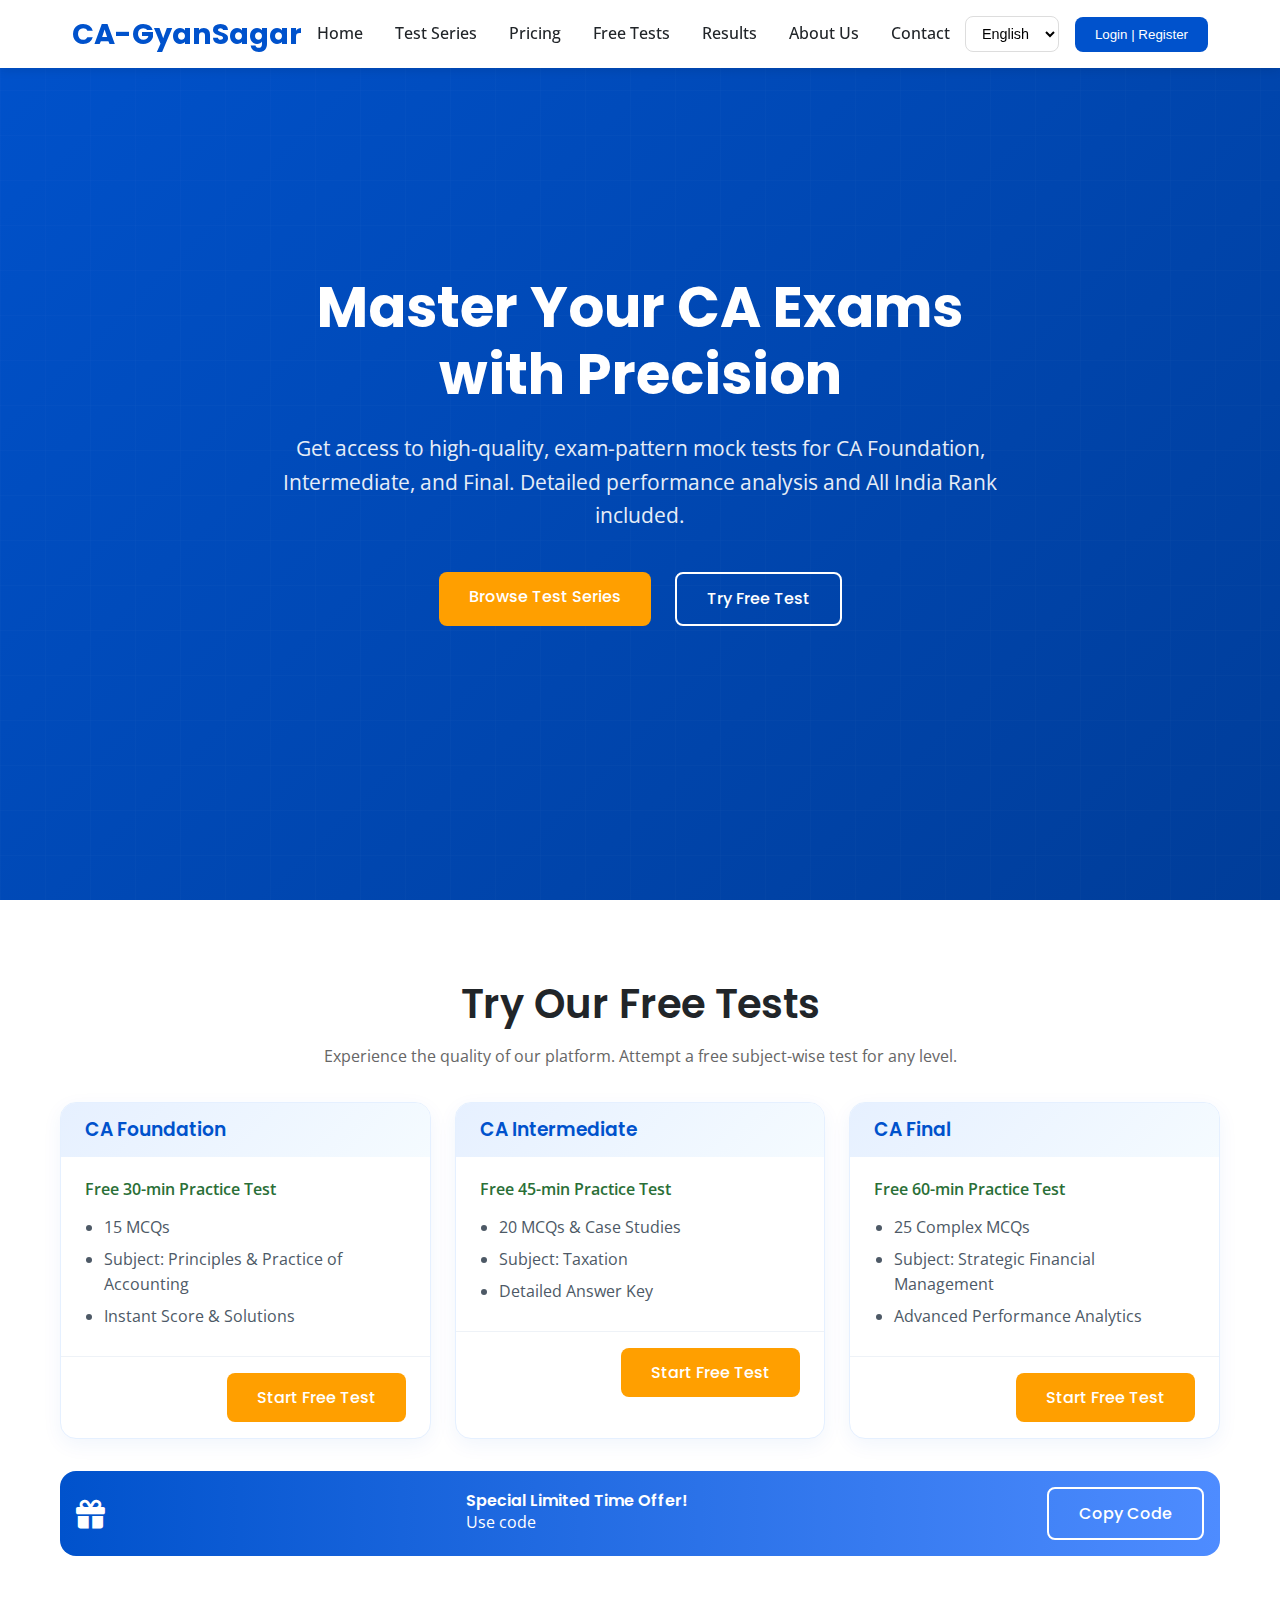
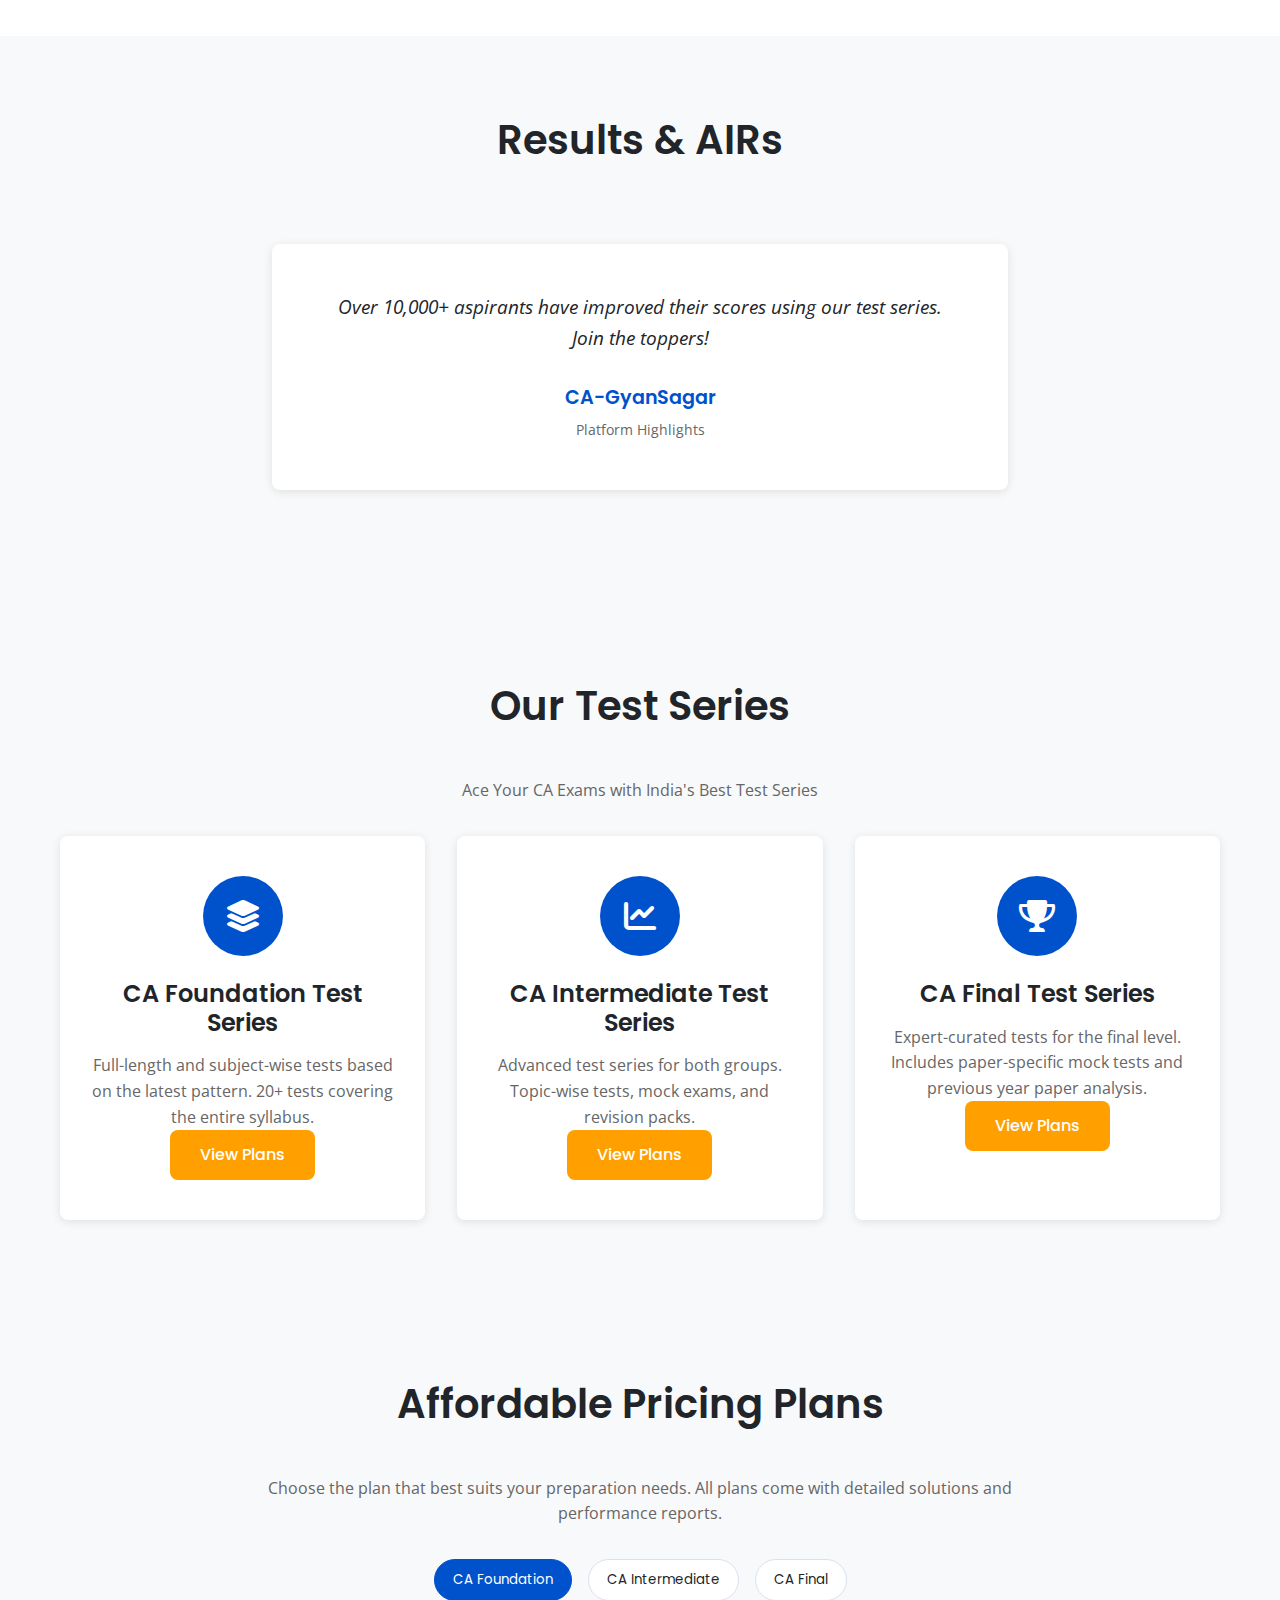
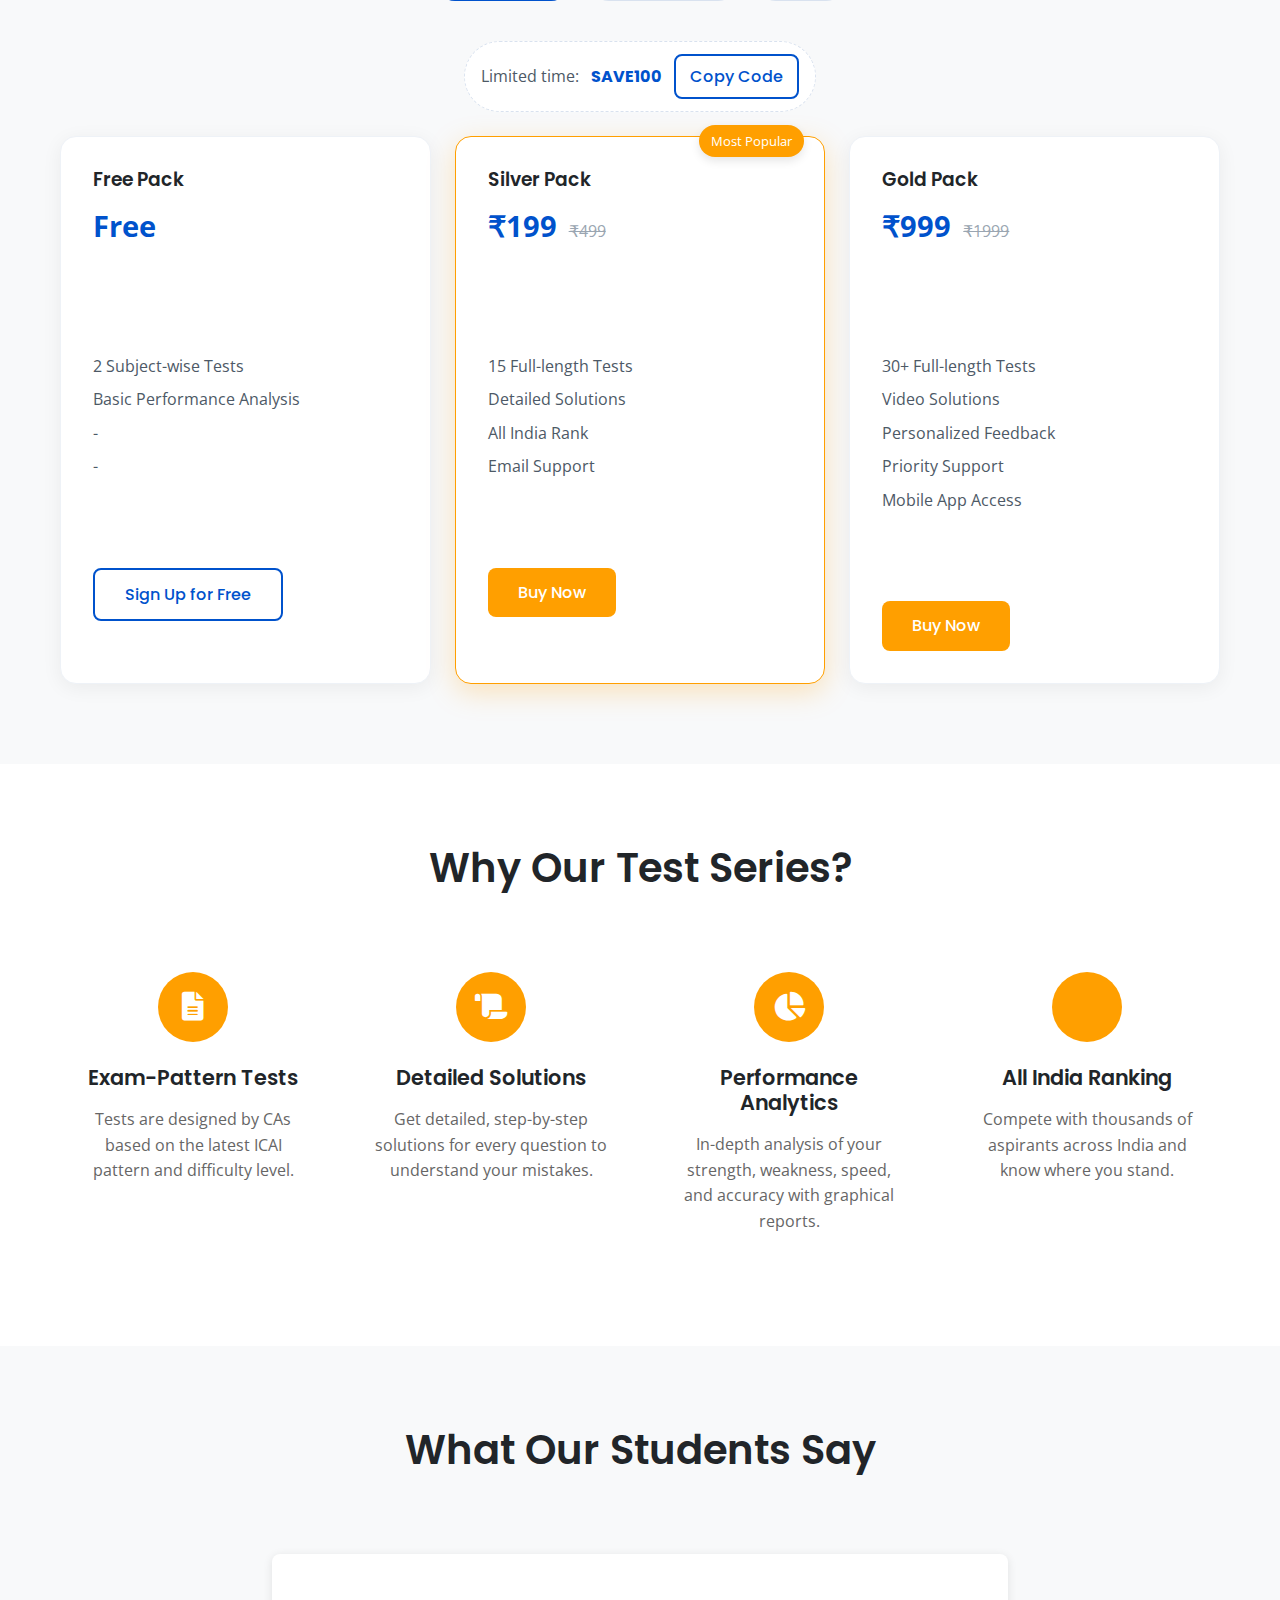
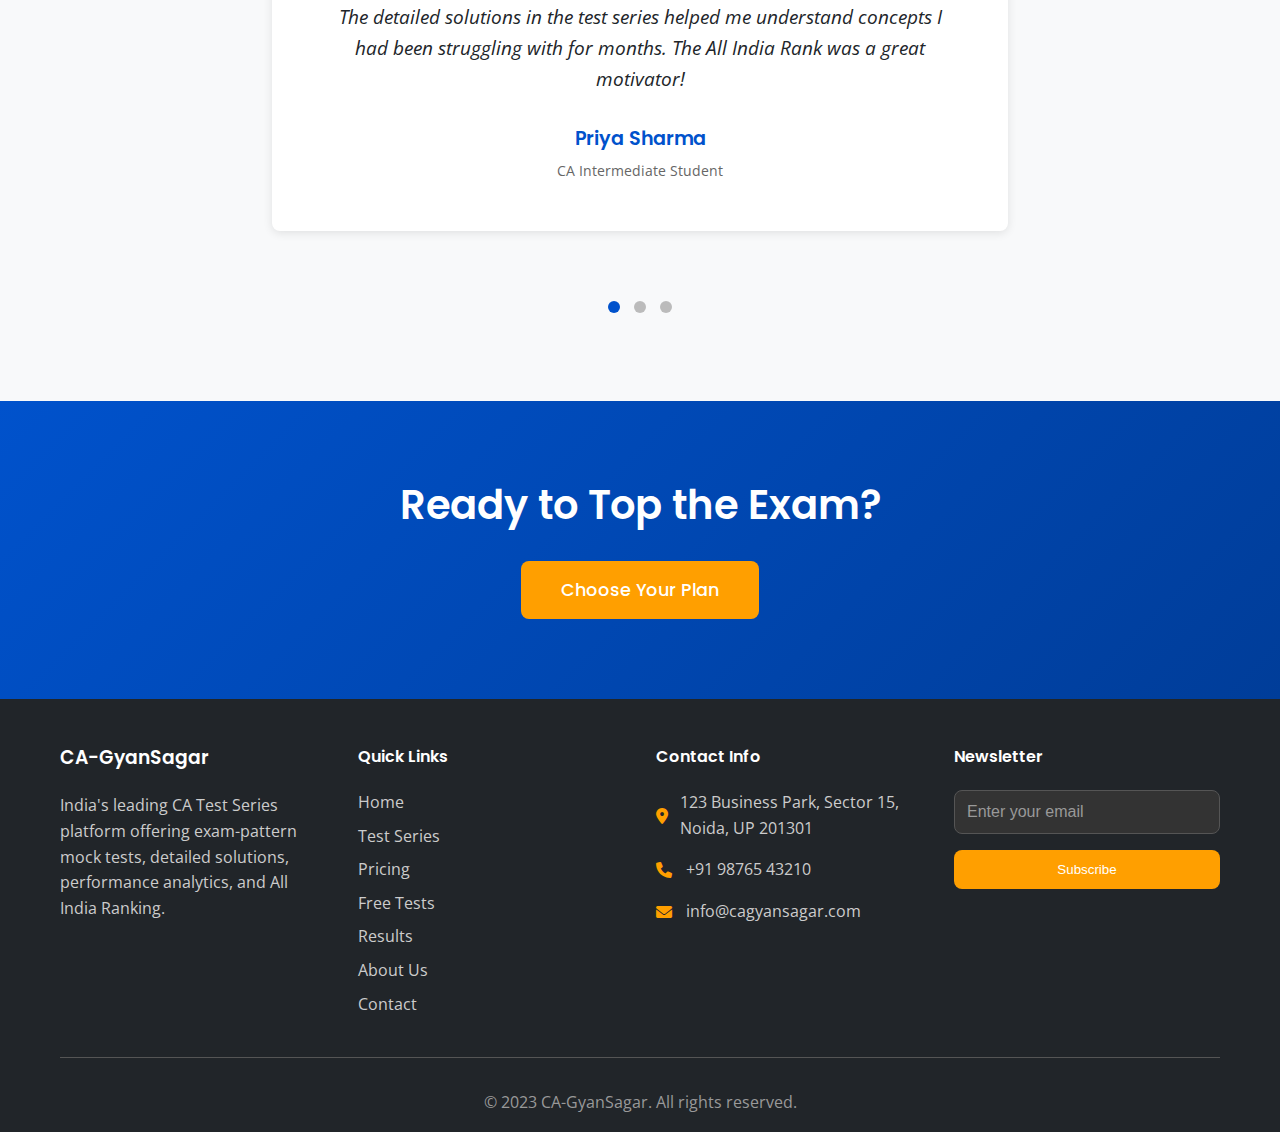
<file: index.html>
<!DOCTYPE html>
<html lang="en">
<head>
    <meta charset="UTF-8">
    <meta name="viewport" content="width=device-width, initial-scale=1.0">
    <title>CA-GyanSagar - CA Test Series & Mock Exams</title>
    
    <!-- Google Fonts -->
    <link href="https://fonts.googleapis.com/css2?family=Poppins:wght@300;400;500;600;700&family=Open+Sans:wght@300;400;500;600;700&display=swap" rel="stylesheet">
    
    <!-- Font Awesome for icons -->
    <link rel="stylesheet" href="https://cdnjs.cloudflare.com/ajax/libs/font-awesome/6.0.0/css/all.min.css">
    
    <!-- Custom CSS -->
    <link rel="stylesheet" href="styles.css">
</head>
<body>
    <!-- Navigation Bar -->
    <nav class="navbar" id="navbar">
        <div class="nav-container">
            <div class="nav-logo">
                <h2>CA-GyanSagar</h2>
            </div>
            <div class="nav-menu" id="nav-menu">
                <a href="#home" class="nav-link">Home</a>
                <a href="#test-series" class="nav-link">Test Series</a>
                <a href="#pricing" class="nav-link">Pricing</a>
                <a href="#free-tests" class="nav-link">Free Tests</a>
                <a href="results.html" class="nav-link">Results</a>
                <a href="#about" class="nav-link">About Us</a>
                <a href="contact.html" class="nav-link">Contact</a>
            </div>
            <div class="nav-actions">
                <div class="language-switcher">
                    <select id="languageSelect">
                        <option value="en">English</option>
                        <option value="hi">हिन्दी</option>
                    </select>
                </div>
                <button class="login-btn" id="loginBtn">Login | Register</button>
                <div class="hamburger" id="hamburger">
                    <span></span>
                    <span></span>
                    <span></span>
                </div>
            </div>
        </div>
    </nav>

    <!-- Hero Section -->
    <section id="home" class="hero">
        <div class="hero-content">
            <h1 class="hero-title" data-en="Master Your CA Exams with Precision" data-hi="सटीकता के साथ अपने CA परीक्षाओं में महारत हासिल करें">Master Your CA Exams with Precision</h1>
            <p class="hero-subtitle" data-en="Get access to high-quality, exam-pattern mock tests for CA Foundation, Intermediate, and Final. Detailed performance analysis and All India Rank included." data-hi="CA Foundation, Intermediate और Final के लिए उच्च-गुणवत्ता, परीक्षा-पैटर्न मॉक टेस्ट तक पहुँचें। विस्तृत प्रदर्शन विश्लेषण और ऑल इंडिया रैंक शामिल।">Get access to high-quality, exam-pattern mock tests for CA Foundation, Intermediate, and Final. Detailed performance analysis and All India Rank included.</p>
            <div class="hero-buttons">
                <a href="#pricing" class="btn btn-primary" data-en="Browse Test Series" data-hi="टेस्ट सीरीज देखें">Browse Test Series</a>
                <a href="#free-tests" class="btn btn-outline" data-en="Try Free Test" data-hi="फ्री टेस्ट आज़माएं">Try Free Test</a>
            </div>
        </div>
    </section>

    <!-- Try Free Tests Section -->
    <section id="free-tests" class="free-tests">
        <div class="container">
            <h2 class="section-title" data-en="Try Our Free Tests" data-hi="हमारे फ्री टेस्ट आज़माएं">Try Our Free Tests</h2>
            <p class="section-subtitle" data-en="Experience the quality of our platform. Attempt a free subject-wise test for any level." data-hi="हमारे प्लेटफ़ॉर्म की गुणवत्ता का अनुभव करें। किसी भी स्तर के लिए एक निःशुल्क विषयवार टेस्ट दें।">Experience the quality of our platform. Attempt a free subject-wise test for any level.</p>

            <div class="test-cards">
                <!-- CA Foundation Free Test Card -->
                <div class="test-card">
                    <div class="test-card-header">
                        <h3 data-en="CA Foundation" data-hi="CA Foundation">CA Foundation</h3>
                    </div>
                    <div class="test-card-body">
                        <p data-en="Free 30-min Practice Test" data-hi="निःशुल्क 30-मिनट का अभ्यास टेस्ट">Free 30-min Practice Test</p>
                        <ul>
                            <li data-en="15 MCQs" data-hi="15 MCQs">15 MCQs</li>
                            <li data-en="Subject: Principles & Practice of Accounting" data-hi="विषय: लेखांकन के सिद्धांत और अभ्यास">Subject: Principles & Practice of Accounting</li>
                            <li data-en="Instant Score & Solutions" data-hi="तुरंत स्कोर और समाधान">Instant Score & Solutions</li>
                        </ul>
                    </div>
                    <div class="test-card-footer">
                        <button class="btn btn-primary start-test-btn" data-level="foundation" data-en="Start Free Test" data-hi="फ्री टेस्ट शुरू करें">Start Free Test</button>
                    </div>
                </div>

                <!-- CA Intermediate Free Test Card -->
                <div class="test-card">
                    <div class="test-card-header">
                        <h3 data-en="CA Intermediate" data-hi="CA Intermediate">CA Intermediate</h3>
                    </div>
                    <div class="test-card-body">
                        <p data-en="Free 45-min Practice Test" data-hi="निःशुल्क 45-मिनट का अभ्यास टेस्ट">Free 45-min Practice Test</p>
                        <ul>
                            <li data-en="20 MCQs & Case Studies" data-hi="20 MCQs और केस स्टडी">20 MCQs & Case Studies</li>
                            <li data-en="Subject: Taxation" data-hi="विषय: कराधान">Subject: Taxation</li>
                            <li data-en="Detailed Answer Key" data-hi="विस्तृत उत्तर कुंजी">Detailed Answer Key</li>
                        </ul>
                    </div>
                    <div class="test-card-footer">
                        <button class="btn btn-primary start-test-btn" data-level="intermediate" data-en="Start Free Test" data-hi="फ्री टेस्ट शुरू करें">Start Free Test</button>
                    </div>
                </div>

                <!-- CA Final Free Test Card -->
                <div class="test-card">
                    <div class="test-card-header">
                        <h3 data-en="CA Final" data-hi="CA Final">CA Final</h3>
                    </div>
                    <div class="test-card-body">
                        <p data-en="Free 60-min Practice Test" data-hi="निःशुल्क 60-मिनट का अभ्यास टेस्ट">Free 60-min Practice Test</p>
                        <ul>
                            <li data-en="25 Complex MCQs" data-hi="25 जटिल MCQs">25 Complex MCQs</li>
                            <li data-en="Subject: Strategic Financial Management" data-hi="विषय: रणनीतिक वित्तीय प्रबंधन">Subject: Strategic Financial Management</li>
                            <li data-en="Advanced Performance Analytics" data-hi="उन्नत प्रदर्शन विश्लेषण">Advanced Performance Analytics</li>
                        </ul>
                    </div>
                    <div class="test-card-footer">
                        <button class="btn btn-primary start-test-btn" data-level="final" data-en="Start Free Test" data-hi="फ्री टेस्ट शुरू करें">Start Free Test</button>
                    </div>
                </div>
            </div>

            <!-- Limited Offer Coupon Banner -->
            <div class="coupon-banner-horizontal">
                <div class="coupon-content">
                    <span class="coupon-icon"><i class="fas fa-gift"></i></span>
                    <div class="coupon-text">
                        <h4 data-en="Special Limited Time Offer!" data-hi="विशेष सीमित समय ऑफर!">Special Limited Time Offer!</h4>
                        <p data-en="Use code " data-hi="कोड का उपयोग करें">Use code <strong class="coupon-code">SAVE100</strong> <span data-en="to get ₹100 off on any paid plan." data-hi="किसी भी पेड प्लान पर ₹100 की छूट पाने के लिए।">to get ₹100 off on any paid plan.</span></p>
                    </div>
                    <button class="btn btn-outline copy-coupon-btn" id="horizontalCouponBtn" data-en="Copy Code" data-hi="कोड कॉपी करें">Copy Code</button>
                </div>
            </div>
        </div>
    </section>

    <!-- Results Section -->
    <section id="results" class="testimonials">
        <div class="container">
            <h2 class="section-title" data-en="Results & AIRs" data-hi="परिणाम और AIRs">Results & AIRs</h2>
            <div class="testimonial-slider">
                <div class="testimonial-slide active">
                    <div class="testimonial-content">
                        <div class="testimonial-text">
                            <p data-en="Over 10,000+ aspirants have improved their scores using our test series. Join the toppers!" data-hi="10,000+ अभ्यर्थियों ने हमारी टेस्ट सीरीज से अपने स्कोर में सुधार किया है। टॉपर्स से जुड़ें!">"Over 10,000+ aspirants have improved their scores using our test series. Join the toppers!"</p>
                        </div>
                        <div class="testimonial-author">
                            <h4>CA-GyanSagar</h4>
                            <span data-en="Platform Highlights" data-hi="प्लेटफ़ॉर्म हाइलाइट्स">Platform Highlights</span>
                        </div>
                    </div>
                </div>
            </div>
        </div>
    </section>

    <!-- Test Series Section -->
    <section id="test-series" class="services">
        <div class="container">
            <h2 class="section-title" data-en="Our Test Series" data-hi="हमारी टेस्ट सीरीज">Our Test Series</h2>
            <p style="text-align:center; max-width:800px; margin:0 auto; color:#666;" data-en="Ace Your CA Exams with India's Best Test Series" data-hi="भारत की सर्वश्रेष्ठ टेस्ट सीरीज के साथ अपने CA परीक्षाओं में टॉप करें">Ace Your CA Exams with India's Best Test Series</p>
            <div class="services-grid" style="margin-top:2rem;">
                <div class="service-card">
                    <div class="service-icon">
                        <i class="fas fa-layer-group"></i>
                    </div>
                    <h3 data-en="CA Foundation Test Series" data-hi="CA Foundation टेस्ट सीरीज">CA Foundation Test Series</h3>
                    <p data-en="Full-length and subject-wise tests based on the latest pattern. 20+ tests covering the entire syllabus." data-hi="नवीनतम पैटर्न पर आधारित फुल-लेंथ और विषयवार टेस्ट। पूरे सिलेबस को कवर करने वाले 20+ टेस्ट।">Full-length and subject-wise tests based on the latest pattern. 20+ tests covering the entire syllabus.</p>
                    <a href="#pricing" class="btn btn-primary" data-en="View Plans" data-hi="प्लान देखें">View Plans</a>
                </div>
                <div class="service-card">
                    <div class="service-icon">
                        <i class="fas fa-chart-line"></i>
                    </div>
                    <h3 data-en="CA Intermediate Test Series" data-hi="CA Intermediate टेस्ट सीरीज">CA Intermediate Test Series</h3>
                    <p data-en="Advanced test series for both groups. Topic-wise tests, mock exams, and revision packs." data-hi="दोनों समूहों के लिए उन्नत टेस्ट सीरीज। टॉपिक-वाइज टेस्ट, मॉक एग्जाम और रिवीजन पैक।">Advanced test series for both groups. Topic-wise tests, mock exams, and revision packs.</p>
                    <a href="#pricing" class="btn btn-primary" data-en="View Plans" data-hi="प्लान देखें">View Plans</a>
                </div>
                <div class="service-card">
                    <div class="service-icon">
                        <i class="fas fa-trophy"></i>
                    </div>
                    <h3 data-en="CA Final Test Series" data-hi="CA Final टेस्ट सीरीज">CA Final Test Series</h3>
                    <p data-en="Expert-curated tests for the final level. Includes paper-specific mock tests and previous year paper analysis." data-hi="फ़ाइनल स्तर के लिए विशेषज्ञों द्वारा तैयार टेस्ट। पेपर-विशिष्ट मॉक टेस्ट और पिछले वर्षों के पेपर विश्लेषण शामिल।">Expert-curated tests for the final level. Includes paper-specific mock tests and previous year paper analysis.</p>
                    <a href="#pricing" class="btn btn-primary" data-en="View Plans" data-hi="प्लान देखें">View Plans</a>
                </div>
            </div>
        </div>
    </section>

    <!-- Pricing Section -->
    <section id="pricing" class="pricing">
        <div class="container">
            <h2 class="section-title" data-en="Affordable Pricing Plans" data-hi="किफायती मूल्य योजनाएँ">Affordable Pricing Plans</h2>
            <p style="text-align:center; max-width:820px; margin:0 auto; color:#666;" data-en="Choose the plan that best suits your preparation needs. All plans come with detailed solutions and performance reports." data-hi="अपनी तैयारी की जरूरतों के अनुसार योजना चुनें। सभी योजनाएँ विस्तृत समाधान और प्रदर्शन रिपोर्ट के साथ आती हैं।">Choose the plan that best suits your preparation needs. All plans come with detailed solutions and performance reports.</p>

            <div class="pricing-tabs">
                <button class="pricing-tab active" data-target="foundation" data-en="CA Foundation" data-hi="CA Foundation">CA Foundation</button>
                <button class="pricing-tab" data-target="intermediate" data-en="CA Intermediate" data-hi="CA Intermediate">CA Intermediate</button>
                <button class="pricing-tab" data-target="final" data-en="CA Final" data-hi="CA Final">CA Final</button>
            </div>

            <div class="coupon-banner">
                <span class="label" data-en="Limited time:" data-hi="सीमित समय:">Limited time:</span>
                <span class="code" id="couponCodeText">SAVE100</span>
                <button class="btn btn-outline copy-coupon" id="copyCouponBtn" data-en="Copy Code" data-hi="कोड कॉपी करें">Copy Code</button>
            </div>

            <div class="pricing-panels">
                <!-- Foundation Panel -->
                <div class="pricing-panel active" id="panel-foundation">
                    <div class="pricing-grid">
                        <!-- Free Pack -->
                        <div class="pricing-card">
                            <h3 data-en="Free Pack" data-hi="फ्री पैक">Free Pack</h3>
                            <div class="price"><span class="current" data-en="Free" data-hi="फ्री">Free</span></div>
                            <ul class="features">
                                <li>2 Subject-wise Tests</li>
                                <li>Basic Performance Analysis</li>
                                <li>-</li>
                                <li>-</li>
                            </ul>
                            <button class="btn btn-outline open-login" data-en="Sign Up for Free" data-hi="फ्री साइन अप">Sign Up for Free</button>
                        </div>
                        <!-- Silver Pack -->
                        <div class="pricing-card highlight">
                            <div class="badge" data-en="Most Popular" data-hi="सबसे लोकप्रिय">Most Popular</div>
                            <h3 data-en="Silver Pack" data-hi="सिल्वर पैक">Silver Pack</h3>
                            <div class="price"><span class="current">₹199</span> <span class="original">₹499</span></div>
                            <ul class="features">
                                <li>15 Full-length Tests</li>
                                <li>Detailed Solutions</li>
                                <li>All India Rank</li>
                                <li>Email Support</li>
                            </ul>
                            <a class="btn btn-primary" href="checkout.html?plan=silver&level=foundation" data-en="Buy Now" data-hi="अभी खरीदें">Buy Now</a>
                        </div>
                        <!-- Gold Pack -->
                        <div class="pricing-card">
                            <h3 data-en="Gold Pack" data-hi="गोल्ड पैक">Gold Pack</h3>
                            <div class="price"><span class="current">₹999</span> <span class="original">₹1999</span></div>
                            <ul class="features">
                                <li>30+ Full-length Tests</li>
                                <li>Video Solutions</li>
                                <li>Personalized Feedback</li>
                                <li>Priority Support</li>
                                <li>Mobile App Access</li>
                            </ul>
                            <a class="btn btn-primary" href="checkout.html?plan=gold&level=foundation" data-en="Buy Now" data-hi="अभी खरीदें">Buy Now</a>
                        </div>
                    </div>
                </div>

                <!-- Intermediate Panel -->
                <div class="pricing-panel" id="panel-intermediate">
                    <div class="pricing-grid">
                        <div class="pricing-card">
                            <h3>Free Pack</h3>
                            <div class="price"><span class="current">Free</span></div>
                            <ul class="features">
                                <li>2 Subject-wise Tests</li>
                                <li>Basic Performance Analysis</li>
                                <li>-</li>
                                <li>-</li>
                            </ul>
                            <button class="btn btn-outline open-login">Sign Up for Free</button>
                        </div>
                        <div class="pricing-card highlight">
                            <div class="badge">Most Popular</div>
                            <h3>Silver Pack</h3>
                            <div class="price"><span class="current">₹199</span> <span class="original">₹499</span></div>
                            <ul class="features">
                                <li>15 Full-length Tests</li>
                                <li>Detailed Solutions</li>
                                <li>All India Rank</li>
                                <li>Email Support</li>
                            </ul>
                            <a class="btn btn-primary" href="checkout.html?plan=silver&level=intermediate">Buy Now</a>
                        </div>
                        <div class="pricing-card">
                            <h3>Gold Pack</h3>
                            <div class="price"><span class="current">₹999</span> <span class="original">₹1999</span></div>
                            <ul class="features">
                                <li>30+ Full-length Tests</li>
                                <li>Video Solutions</li>
                                <li>Personalized Feedback</li>
                                <li>Priority Support</li>
                                <li>Mobile App Access</li>
                            </ul>
                            <a class="btn btn-primary" href="checkout.html?plan=gold&level=intermediate">Buy Now</a>
                        </div>
                    </div>
                </div>

                <!-- Final Panel -->
                <div class="pricing-panel" id="panel-final">
                    <div class="pricing-grid">
                        <div class="pricing-card">
                            <h3>Free Pack</h3>
                            <div class="price"><span class="current">Free</span></div>
                            <ul class="features">
                                <li>2 Subject-wise Tests</li>
                                <li>Basic Performance Analysis</li>
                                <li>-</li>
                                <li>-</li>
                            </ul>
                            <button class="btn btn-outline open-login">Sign Up for Free</button>
                        </div>
                        <div class="pricing-card highlight">
                            <div class="badge">Most Popular</div>
                            <h3>Silver Pack</h3>
                            <div class="price"><span class="current">₹199</span> <span class="original">₹499</span></div>
                            <ul class="features">
                                <li>15 Full-length Tests</li>
                                <li>Detailed Solutions</li>
                                <li>All India Rank</li>
                                <li>Email Support</li>
                            </ul>
                            <a class="btn btn-primary" href="checkout.html?plan=silver&level=final">Buy Now</a>
                        </div>
                        <div class="pricing-card">
                            <h3>Gold Pack</h3>
                            <div class="price"><span class="current">₹999</span> <span class="original">₹1999</span></div>
                            <ul class="features">
                                <li>30+ Full-length Tests</li>
                                <li>Video Solutions</li>
                                <li>Personalized Feedback</li>
                                <li>Priority Support</li>
                                <li>Mobile App Access</li>
                            </ul>
                            <a class="btn btn-primary" href="checkout.html?plan=gold&level=final">Buy Now</a>
                        </div>
                    </div>
                </div>
            </div>
        </div>
    </section>

    <!-- Features Section -->
    <section id="features" class="features">
        <div class="container">
            <h2 class="section-title" data-en="Why Our Test Series?" data-hi="हमारी टेस्ट सीरीज क्यों?">Why Our Test Series?</h2>
            <div class="features-grid">
                <div class="feature-item">
                    <div class="feature-icon">
                        <i class="fas fa-file-alt"></i>
                    </div>
                    <h3 data-en="Exam-Pattern Tests" data-hi="एग्जाम-पैटर्न टेस्ट">Exam-Pattern Tests</h3>
                    <p data-en="Tests are designed by CAs based on the latest ICAI pattern and difficulty level." data-hi="नवीनतम ICAI पैटर्न और कठिनाई स्तर पर आधारित CAs द्वारा डिज़ाइन किए गए टेस्ट।">Tests are designed by CAs based on the latest ICAI pattern and difficulty level.</p>
                </div>
                <div class="feature-item">
                    <div class="feature-icon">
                        <i class="fas fa-scroll"></i>
                    </div>
                    <h3 data-en="Detailed Solutions" data-hi="विस्तृत समाधान">Detailed Solutions</h3>
                    <p data-en="Get detailed, step-by-step solutions for every question to understand your mistakes." data-hi="हर प्रश्न के लिए विस्तृत, चरण-दर-चरण समाधान प्राप्त करें ताकि आप अपनी गलतियों को समझ सकें।">Get detailed, step-by-step solutions for every question to understand your mistakes.</p>
                </div>
                <div class="feature-item">
                    <div class="feature-icon">
                        <i class="fas fa-chart-pie"></i>
                    </div>
                    <h3 data-en="Performance Analytics" data-hi="प्रदर्शन विश्लेषण">Performance Analytics</h3>
                    <p data-en="In-depth analysis of your strength, weakness, speed, and accuracy with graphical reports." data-hi="ग्राफिकल रिपोर्ट के साथ आपकी ताकत, कमजोरी, गति और सटीकता का गहन विश्लेषण।">In-depth analysis of your strength, weakness, speed, and accuracy with graphical reports.</p>
                </div>
                <div class="feature-item">
                    <div class="feature-icon">
                        <i class="fas fa-ranking-star"></i>
                    </div>
                    <h3 data-en="All India Ranking" data-hi="ऑल इंडिया रैंकिंग">All India Ranking</h3>
                    <p data-en="Compete with thousands of aspirants across India and know where you stand." data-hi="भारत भर के हजारों अभ्यर्थियों के साथ प्रतिस्पर्धा करें और जानें कि आप कहाँ खड़े हैं।">Compete with thousands of aspirants across India and know where you stand.</p>
                </div>
            </div>
        </div>
    </section>

    <!-- Testimonials Section -->
    <section id="testimonials" class="testimonials">
        <div class="container">
            <h2 class="section-title" data-en="What Our Students Say" data-hi="हमारे छात्र क्या कहते हैं">What Our Students Say</h2>
            <div class="testimonial-slider">
                <div class="testimonial-slide active">
                    <div class="testimonial-content">
                        <div class="testimonial-text">
                            <p data-en="The detailed solutions in the test series helped me understand concepts I had been struggling with for months. The All India Rank was a great motivator!" data-hi="टेस्ट सीरीज के विस्तृत समाधानों ने मुझे उन अवधारणाओं को समझने में मदद की जिनसे मैं महीनों से संघर्ष कर रहा था। ऑल इंडिया रैंक एक शानदार प्रेरक था!">"The detailed solutions in the test series helped me understand concepts I had been struggling with for months. The All India Rank was a great motivator!"</p>
                        </div>
                        <div class="testimonial-author">
                            <h4>Priya Sharma</h4>
                            <span data-en="CA Intermediate Student" data-hi="CA Intermediate छात्रा">CA Intermediate Student</span>
                        </div>
                    </div>
                </div>
                <div class="testimonial-slide">
                    <div class="testimonial-content">
                        <div class="testimonial-text">
                            <p data-en="The exam-pattern mocks were spot on and the analytics showed exactly where I needed to improve." data-hi="एग्जाम-पैटर्न मॉक बिल्कुल सटीक थे और एनालिटिक्स ने ठीक-ठीक दिखाया कि मुझे कहाँ सुधार की जरूरत है।">"The exam-pattern mocks were spot on and the analytics showed exactly where I needed to improve."</p>
                        </div>
                        <div class="testimonial-author">
                            <h4>Rahul Kumar</h4>
                            <span data-en="CA Foundation Student" data-hi="CA Foundation छात्र">CA Foundation Student</span>
                        </div>
                    </div>
                </div>
                <div class="testimonial-slide">
                    <div class="testimonial-content">
                        <div class="testimonial-text">
                            <p data-en="Loved the quality of questions and the solution PDFs. Helped me score an AIR in my attempt." data-hi="प्रश्नों की गुणवत्ता और समाधान PDF बहुत पसंद आए। मेरे प्रयास में AIR लाने में मदद मिली।">"Loved the quality of questions and the solution PDFs. Helped me score an AIR in my attempt."</p>
                        </div>
                        <div class="testimonial-author">
                            <h4>Anita Singh</h4>
                            <span data-en="CA Final Student" data-hi="CA Final छात्रा">CA Final Student</span>
                        </div>
                    </div>
                </div>
            </div>
            <div class="testimonial-dots">
                <span class="dot active" onclick="currentSlide(1)"></span>
                <span class="dot" onclick="currentSlide(2)"></span>
                <span class="dot" onclick="currentSlide(3)"></span>
            </div>
        </div>
    </section>

    <!-- CTA Section -->
    <section id="cta" class="cta">
        <div class="container">
            <div class="cta-content">
                <h2 data-en="Ready to Top the Exam?" data-hi="टॉप करने के लिए तैयार?">Ready to Top the Exam?</h2>
                <a href="#pricing" class="btn btn-primary btn-large" data-en="Choose Your Plan" data-hi="अपनी योजना चुनें">Choose Your Plan</a>
            </div>
        </div>
    </section>

    <!-- Footer -->
    <footer class="footer">
        <div class="container">
            <div class="footer-content">
                <div class="footer-column">
                    <div class="footer-logo">
                        <h3>CA-GyanSagar</h3>
                        <p data-en="India's leading CA Test Series platform offering exam-pattern mock tests, detailed solutions, performance analytics, and All India Ranking." data-hi="भारत का अग्रणी CA टेस्ट सीरीज प्लेटफॉर्म जो परीक्षा-पैटर्न मॉक टेस्ट, विस्तृत समाधान, प्रदर्शन विश्लेषण और ऑल इंडिया रैंकिंग प्रदान करता है।">India's leading CA Test Series platform offering exam-pattern mock tests, detailed solutions, performance analytics, and All India Ranking.</p>
                    </div>
                </div>
                <div class="footer-column">
                    <h4 data-en="Quick Links" data-hi="त्वरित लिंक">Quick Links</h4>
                    <ul>
                        <li><a href="#home" data-en="Home" data-hi="होम">Home</a></li>
                        <li><a href="#test-series" data-en="Test Series" data-hi="टेस्ट सीरीज">Test Series</a></li>
                        <li><a href="#pricing" data-en="Pricing" data-hi="मूल्य">Pricing</a></li>
                        <li><a href="#free-tests" data-en="Free Tests" data-hi="फ्री टेस्ट">Free Tests</a></li>
                        <li><a href="#results" data-en="Results" data-hi="परिणाम">Results</a></li>
                        <li><a href="#about" data-en="About Us" data-hi="हमारे बारे में">About Us</a></li>
                        <li><a href="contact.html" data-en="Contact" data-hi="संपर्क">Contact</a></li>
                    </ul>
                </div>
                <div class="footer-column">
                    <h4 data-en="Contact Info" data-hi="संपर्क जानकारी">Contact Info</h4>
                    <div class="contact-info">
                        <p><i class="fas fa-map-marker-alt"></i> 123 Business Park, Sector 15, Noida, UP 201301</p>
                        <p><i class="fas fa-phone"></i> +91 98765 43210</p>
                        <p><i class="fas fa-envelope"></i> info@cagyansagar.com</p>
                    </div>
                </div>
                <div class="footer-column">
                    <h4 data-en="Newsletter" data-hi="न्यूज़लेटर">Newsletter</h4>
                    <form class="newsletter-form" name="newsletter" method="POST" data-netlify="true">
                        <input type="email" name="email" placeholder="Enter your email" required>
                        <button type="submit" data-en="Subscribe" data-hi="सब्सक्राइब">Subscribe</button>
                    </form>
                </div>
            </div>
            <div class="footer-bottom">
                <p>&copy; 2023 CA-GyanSagar. All rights reserved.</p>
            </div>
        </div>
    </footer>

    <!-- Login/Register Modal -->
    <div id="loginModal" class="modal">
        <div class="modal-content">
            <div class="modal-header">
                <h2 data-en="Login / Register" data-hi="लॉगिन / रजिस्टर">Login / Register</h2>
                <span class="close" id="closeModal">&times;</span>
            </div>
            <div class="modal-body">
                <div class="tab-container">
                    <div class="tab-buttons">
                        <button class="tab-btn active" data-tab="login" data-en="Login" data-hi="लॉगिन">Login</button>
                        <button class="tab-btn" data-tab="register" data-en="Register" data-hi="रजिस्टर">Register</button>
                    </div>
                    
                    <div id="login" class="tab-content active">
                        <form class="auth-form">
                            <div class="form-group">
                                <label for="loginEmail" data-en="Email/Username" data-hi="ईमेल/उपयोगकर्ता नाम">Email/Username</label>
                                <input type="text" id="loginEmail" required>
                            </div>
                            <div class="form-group">
                                <label for="loginPassword" data-en="Password" data-hi="पासवर्ड">Password</label>
                                <input type="password" id="loginPassword" required>
                            </div>
                            <button type="submit" class="btn btn-primary" data-en="Login" data-hi="लॉगिन">Login</button>
                        </form>
                    </div>
                    
                    <div id="register" class="tab-content">
                        <form class="auth-form">
                            <div class="form-group">
                                <label for="regName" data-en="Full Name" data-hi="पूरा नाम">Full Name</label>
                                <input type="text" id="regName" required>
                            </div>
                            <div class="form-group">
                                <label for="regEmail" data-en="Email" data-hi="ईमेल">Email</label>
                                <input type="email" id="regEmail" required>
                            </div>
                            <div class="form-group">
                                <label for="regPassword" data-en="Password" data-hi="पासवर्ड">Password</label>
                                <input type="password" id="regPassword" required>
                            </div>
                            <div class="form-group">
                                <label for="regConfirmPassword" data-en="Confirm Password" data-hi="पासवर्ड की पुष्टि करें">Confirm Password</label>
                                <input type="password" id="regConfirmPassword" required>
                            </div>
                            <button type="submit" class="btn btn-primary" data-en="Register" data-hi="रजिस्टर">Register</button>
                        </form>
                    </div>
                </div>
            </div>
        </div>
    </div>

    <!-- JavaScript -->
    <script src="script.js"></script>
    
    <!-- Free Test Download Modal -->
    <div id="downloadModal" class="modal" style="display:none;">
        <div class="modal-content">
            <div class="modal-header">
                <h2>Download Your Free Test</h2>
                <span class="close" id="closeDownload">&times;</span>
            </div>
            <div class="modal-body" style="text-align:center;">
                <p style="margin-bottom:1rem; color:#4d5966;">Thank you! Your free test paper is ready to download. Practice well!</p>
                <a id="downloadPdfBtn" class="btn btn-primary btn-large" href="#" target="_blank" rel="noopener">Download PDF Now</a>
            </div>
        </div>
    </div>
</body>
</html>
</file>
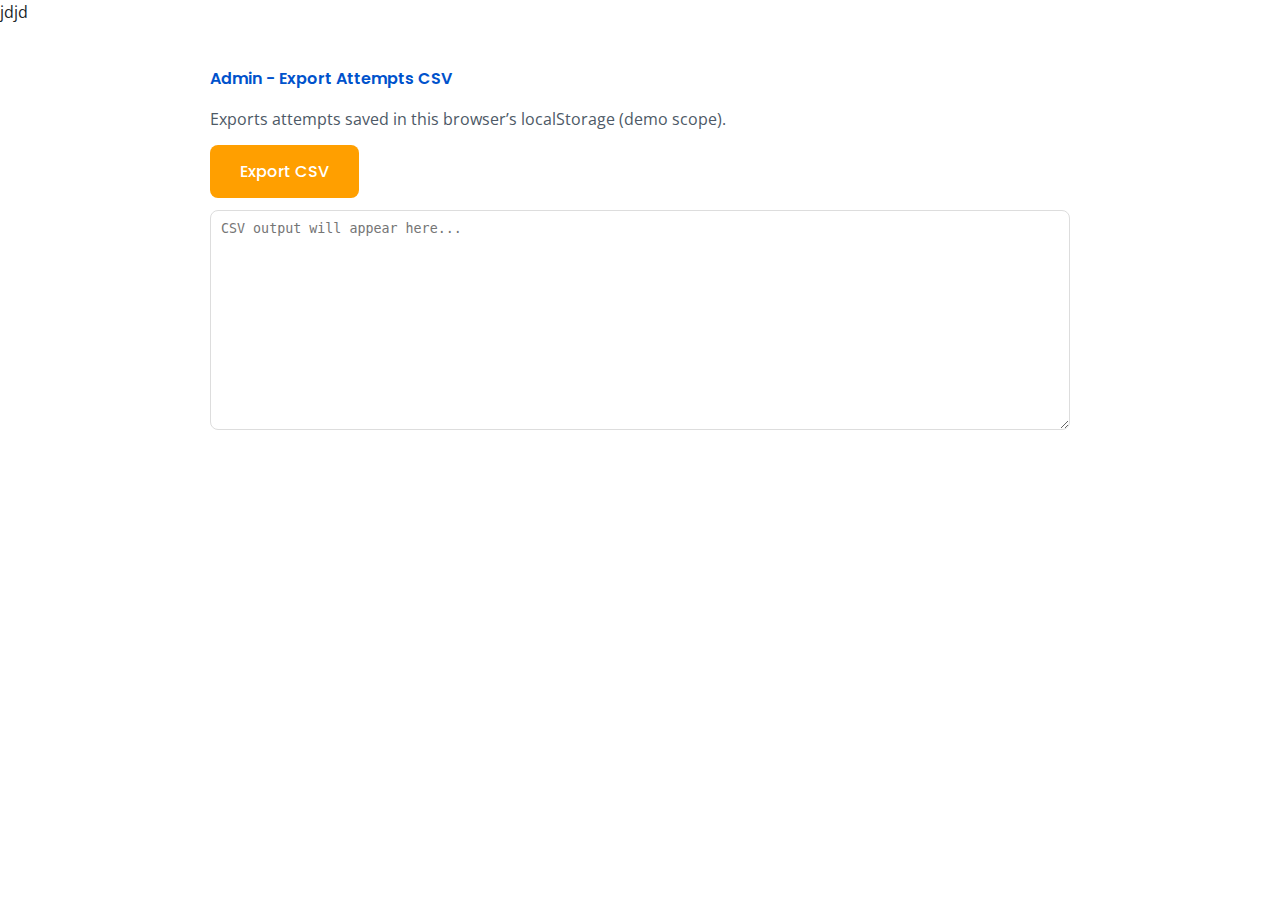
<file: admin.html>
<!DOCTYPE html>
<html lang="en">
<head>
  <meta charset="UTF-8">
  <meta name="viewport" content="width=device-width, initial-scale=1.0">
  <title>Admin - Export Attempts</title>
  <link href="https://fonts.googleapis.com/css2?family=Poppins:wght@300;400;500;600;700&family=Open+Sans:wght@300;400;500;600;700&display=swap" rel="stylesheet">
  <link rel="stylesheet" href="styles.css">
  <style>
    .wrap { max-width: 900px; margin: 40px auto; padding: 0 20px; }
    .title { font-family:'Poppins', sans-serif; color: var(--primary-color); font-weight:600; margin-bottom:1rem; }
    textarea { width:100%; height: 220px; padding: 10px; border:1px solid #ddd; border-radius:8px; }
  </style>
</head>jdjd
<body>
  <div class="wrap">
    <div class="title">Admin - Export Attempts CSV</div>
    <div style="margin-bottom: .75rem; color:#4d5966">Exports attempts saved in this browser’s localStorage (demo scope).</div>
    <div style="display:flex; gap:.5rem; margin-bottom: .75rem;">
      <button id="exportBtn" class="btn btn-primary">Export CSV</button>
      <button id="downloadBtn" class="btn btn-outline">Download CSV</button>
      <button id="clearBtn" class="btn btn-outline">Clear Attempts</button>
    </div>
    <textarea id="csvArea" placeholder="CSV output will appear here..."></textarea>
  </div>

  <script>
    const ATTEMPTS_LIST_KEY = 'attempts_list';

    function toCSV(rows){
      return rows.map(r => r.map(v => '"' + String(v).replace(/"/g,'""') + '"').join(',')).join('\n');
    }

    document.getElementById('exportBtn').addEventListener('click', () => {
      let list = [];
      try { list = JSON.parse(localStorage.getItem(ATTEMPTS_LIST_KEY) || '[]'); } catch (e) { list = []; }
      const headers = ['timestamp','level','type','score','total','answers'];
      const rows = [headers];
      list.forEach(a => {
        rows.push([a.timestamp, a.level, a.type, a.score, a.total, JSON.stringify(a.answers || [])]);
      });
      document.getElementById('csvArea').value = toCSV(rows);
    });

    document.getElementById('downloadBtn').addEventListener('click', () => {
      const csv = document.getElementById('csvArea').value;
      if (!csv.trim()) { alert('Export CSV first.'); return; }
      const blob = new Blob([csv], { type: 'text/csv;charset=utf-8;' });
      const url = URL.createObjectURL(blob);
      const a = document.createElement('a');
      a.href = url;
      a.download = 'attempts.csv';
      document.body.appendChild(a);
      a.click();
      document.body.removeChild(a);
      URL.revokeObjectURL(url);
    });

    document.getElementById('clearBtn').addEventListener('click', () => {
      if (confirm('Clear attempts from this browser?')) {
        localStorage.removeItem(ATTEMPTS_LIST_KEY);
        alert('Cleared.');
      }
    });
  </script>
</body>
</html>
</file>
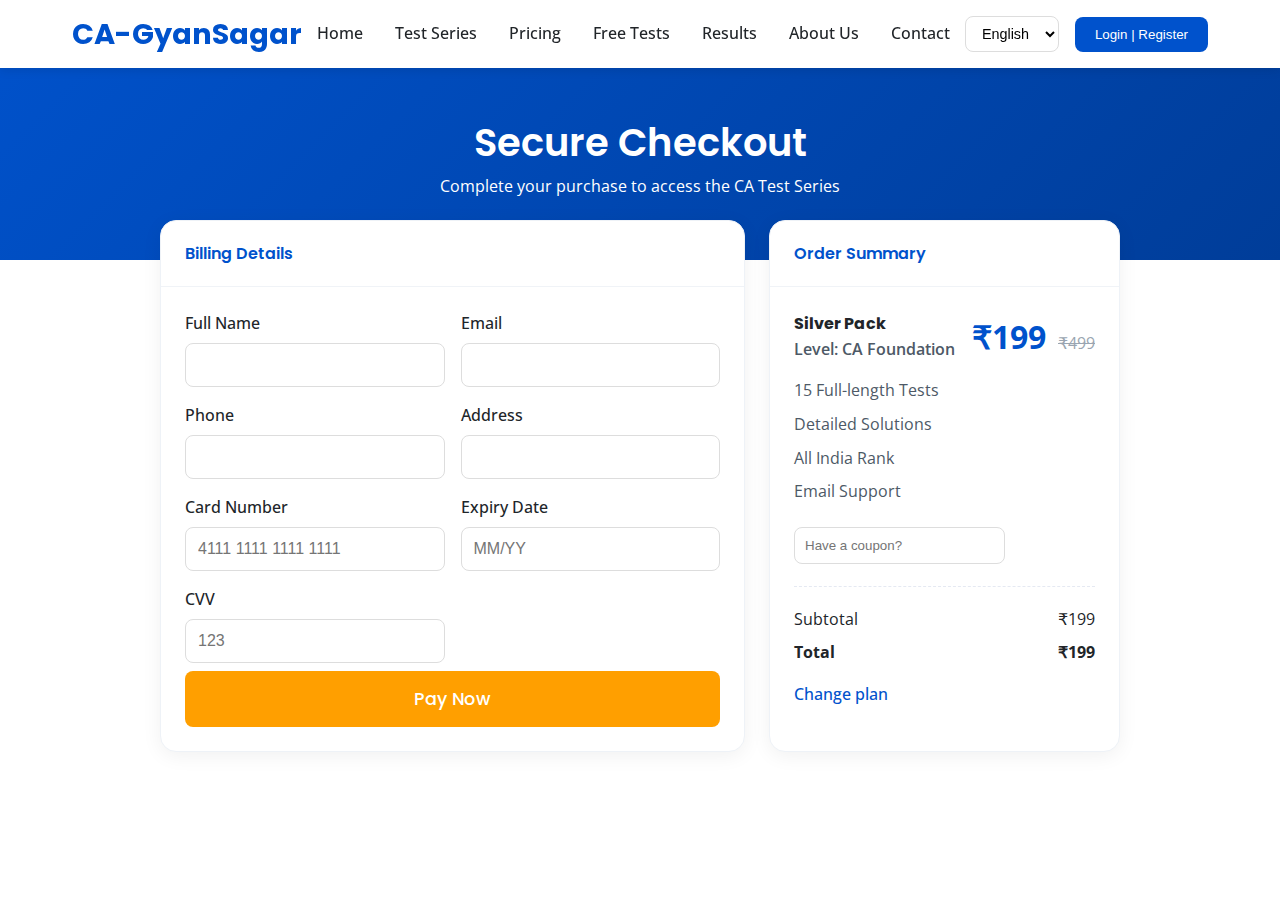
<file: checkout.html>
<!DOCTYPE html>
<html lang="en">
<head>
  <meta charset="UTF-8">
  <meta name="viewport" content="width=device-width, initial-scale=1.0">
  <title>Checkout - CA-GyanSagar Test Series</title>
  <link href="https://fonts.googleapis.com/css2?family=Poppins:wght@300;400;500;600;700&family=Open+Sans:wght@300;400;500;600;700&display=swap" rel="stylesheet">
  <link rel="stylesheet" href="https://cdnjs.cloudflare.com/ajax/libs/font-awesome/6.0.0/css/all.min.css">
  <link rel="stylesheet" href="styles.css">
  <style>
    .checkout-hero { background: linear-gradient(135deg, var(--primary-color) 0%, #003d99 100%); color:#fff; padding: 120px 0 60px; text-align:center; }
    .checkout-hero h1 { font-size: 2.4rem; margin-bottom: .5rem; }
    .checkout-wrap { max-width: 1000px; margin: -40px auto 40px; padding: 0 20px; }
    .checkout-grid { display:grid; grid-template-columns: 2fr 1.2fr; gap: 1.5rem; }
    .card { background:#fff; border-radius:16px; box-shadow: 0 4px 20px rgba(0,0,0,.06); border:1px solid #eef2f7; }
    .card .card-header { padding: 1.25rem 1.5rem; border-bottom:1px solid #f0f3f7; font-family:'Poppins', sans-serif; font-weight:600; color: var(--primary-color); }
    .card .card-body { padding: 1.5rem; }
    .plan-price { font-size: 2rem; font-weight: 700; color: var(--primary-color); }
    .plan-original { color:#9aa5b1; text-decoration: line-through; margin-left:8px; }
    .plan-badge { display:inline-block; background: var(--secondary-color); color:#fff; padding: 4px 10px; border-radius:999px; font-size:.8rem; margin-left:10px; }
    .plan-features { list-style:none; padding:0; margin: 1rem 0 0; }
    .plan-features li { margin:.5rem 0; color:#4d5966; }
    .form-grid { display:grid; grid-template-columns: 1fr 1fr; gap:1rem; }
    .form-group { display:flex; flex-direction:column; }
    .form-group label { margin-bottom:.4rem; font-weight:500; color: var(--text-dark); }
    .form-group input, .form-group textarea { padding: 12px; border:1px solid #ddd; border-radius: 8px; font-size:1rem; }
    .form-group input:focus, .form-group textarea:focus { outline:none; border-color: var(--primary-color); box-shadow: 0 0 0 2px rgba(0,82,204,.1); }
    .pay-btn { width:100%; margin-top: .5rem; }
    .summary { display:flex; align-items:center; justify-content: space-between; }
    .summary .level { font-weight:600; color:#4d5966; }
    @media (max-width: 900px){ .checkout-grid{ grid-template-columns:1fr; } }
  </style>
</head>
<body>
  <nav class="navbar" id="navbar">
    <div class="nav-container">
      <div class="nav-logo">
        <a href="index.html" style="text-decoration:none;color:inherit"><h2>CA-GyanSagar</h2></a>
      </div>
      <div class="nav-menu" id="nav-menu">
        <a href="index.html#home" class="nav-link">Home</a>
        <a href="index.html#test-series" class="nav-link">Test Series</a>
        <a href="index.html#pricing" class="nav-link">Pricing</a>
        <a href="index.html#free-tests" class="nav-link">Free Tests</a>
        <a href="results.html" class="nav-link">Results</a>
        <a href="index.html#about" class="nav-link">About Us</a>
        <a href="contact.html" class="nav-link">Contact</a>
      </div>
      <div class="nav-actions">
        <div class="language-switcher">
          <select id="languageSelect">
            <option value="en">English</option>
            <option value="hi">हिन्दी</option>
          </select>
        </div>
        <button class="login-btn" id="loginBtn">Login | Register</button>
        <div class="hamburger" id="hamburger">
          <span></span><span></span><span></span>
        </div>
      </div>
    </div>
  </nav>

  <section class="checkout-hero">
    <div class="container">
      <h1>Secure Checkout</h1>
      <p>Complete your purchase to access the CA Test Series</p>
    </div>
  </section>

  <div class="checkout-wrap">
    <div class="checkout-grid">
      <div class="card">
        <div class="card-header">Billing Details</div>
        <div class="card-body">
          <form id="checkoutForm">
            <div class="form-grid">
              <div class="form-group">
                <label for="name">Full Name</label>
                <input type="text" id="name" required>
              </div>
              <div class="form-group">
                <label for="email">Email</label>
                <input type="email" id="email" required>
              </div>
              <div class="form-group">
                <label for="phone">Phone</label>
                <input type="tel" id="phone" required>
              </div>
              <div class="form-group">
                <label for="address">Address</label>
                <input type="text" id="address" required>
              </div>
            </div>
            <div style="margin-top:1rem"></div>
            <div class="form-grid">
              <div class="form-group">
                <label for="card">Card Number</label>
                <input type="text" id="card" placeholder="4111 1111 1111 1111" required>
              </div>
              <div class="form-group">
                <label for="expiry">Expiry Date</label>
                <input type="text" id="expiry" placeholder="MM/YY" required>
              </div>
              <div class="form-group">
                <label for="cvv">CVV</label>
                <input type="password" id="cvv" placeholder="123" required>
              </div>
            </div>
            <button type="submit" class="btn btn-primary btn-large pay-btn">Pay Now</button>
          </form>
        </div>
      </div>

      <div class="card">
        <div class="card-header">Order Summary</div>
        <div class="card-body">
          <div class="summary">
            <div>
              <div id="planName" style="font-weight:700; font-family:'Poppins', sans-serif;">Plan</div>
              <div class="level" id="planLevel">Level</div>
            </div>
            <div>
              <span class="plan-price" id="planPrice">₹0</span>
              <span class="plan-original" id="planOriginal"></span>
            </div>
          </div>
          <ul class="plan-features" id="planFeatures" style="margin-top:1rem"></ul>

          <div style="margin-top:1rem; display:flex; gap:.5rem; align-items:center">
            <input id="couponInput" type="text" placeholder="Have a coupon?" style="flex:1; padding:10px; border:1px solid #ddd; border-radius:8px;">
            <button id="applyCouponBtn" class="btn btn-outline" style="padding:10px 16px">Apply</button>
          </div>
          <div id="couponNote" style="margin-top:.5rem; font-size:.9rem; color:#4d5966"></div>

          <div style="margin-top:1rem; border-top:1px dashed #e5e9f2; padding-top:1rem">
            <div style="display:flex; justify-content:space-between; margin:.25rem 0">
              <span>Subtotal</span>
              <span id="subtotal">₹0</span>
            </div>
            <div id="discountRow" style="display:none; justify-content:space-between; margin:.25rem 0; color:#0a7d00">
              <span>Discount</span>
              <span id="discountAmt">-₹0</span>
            </div>
            <div style="display:flex; justify-content:space-between; margin-top:.5rem; font-weight:700">
              <span>Total</span>
              <span id="total">₹0</span>
            </div>
          </div>

          <div style="margin-top:1rem">
            <a href="index.html#pricing" class="nav-link" style="color: var(--primary-color); text-decoration:none">Change plan</a>
          </div>
        </div>
      </div>
    </div>
  </div>

  <!-- Reuse modal -->
  <div id="loginModal" class="modal">
    <div class="modal-content">
      <div class="modal-header">
        <h2>Login / Register</h2>
        <span class="close" id="closeModal">&times;</span>
      </div>
      <div class="modal-body">
        <div class="tab-container">
          <div class="tab-buttons">
            <button class="tab-btn active" data-tab="login">Login</button>
            <button class="tab-btn" data-tab="register">Register</button>
          </div>
          <div id="login" class="tab-content active">
            <form class="auth-form">
              <div class="form-group">
                <label for="loginEmail">Email/Username</label>
                <input type="text" id="loginEmail" required>
              </div>
              <div class="form-group">
                <label for="loginPassword">Password</label>
                <input type="password" id="loginPassword" required>
              </div>
              <button type="submit" class="btn btn-primary">Login</button>
            </form>
          </div>
          <div id="register" class="tab-content">
            <form class="auth-form">
              <div class="form-group">
                <label for="regName">Full Name</label>
                <input type="text" id="regName" required>
              </div>
              <div class="form-group">
                <label for="regEmail">Email</label>
                <input type="email" id="regEmail" required>
              </div>
              <div class="form-group">
                <label for="regPassword">Password</label>
                <input type="password" id="regPassword" required>
              </div>
              <div class="form-group">
                <label for="regConfirmPassword">Confirm Password</label>
                <input type="password" id="regConfirmPassword" required>
              </div>
              <button type="submit" class="btn btn-primary">Register</button>
            </form>
          </div>
        </div>
      </div>
    </div>
  </div>

  <script src="script.js"></script>
  <script>
    // Parse plan and level from URL
    function getQueryParams() {
      const params = new URLSearchParams(window.location.search);
      return {
        plan: (params.get('plan') || 'silver').toLowerCase(),
        level: (params.get('level') || 'foundation').toLowerCase(),
        coupon: (params.get('coupon') || '').toUpperCase()
      };
    }

    const PLAN_DATA = {
      silver: {
        name: 'Silver Pack',
        price: '₹199',
        original: '₹499',
        features: ['15 Full-length Tests', 'Detailed Solutions', 'All India Rank', 'Email Support']
      },
      gold: {
        name: 'Gold Pack',
        price: '₹999',
        original: '₹1999',
        features: ['30+ Full-length Tests', 'Video Solutions', 'Personalized Feedback', 'Priority Support', 'Mobile App Access']
      },
      free: {
        name: 'Free Pack',
        price: 'Free',
        original: '',
        features: ['2 Subject-wise Tests', 'Basic Performance Analysis']
      }
    };

    function titleCase(s){ return s.charAt(0).toUpperCase() + s.slice(1); }

    function parseAmount(text){
      if (!text || text.toLowerCase() === 'free') return 0;
      return parseInt(text.replace(/[^0-9]/g, ''), 10) || 0;
    }

    function formatAmount(num){ return '₹' + num; }

    function renderSummary(){
      const { plan, level } = getQueryParams();
      const data = PLAN_DATA[plan] || PLAN_DATA['silver'];
      document.getElementById('planName').textContent = data.name;
      document.getElementById('planLevel').textContent = 'Level: CA ' + titleCase(level);
      document.getElementById('planPrice').textContent = data.price;
      document.getElementById('planOriginal').textContent = data.original;
      const list = document.getElementById('planFeatures');
      list.innerHTML = '';
      data.features.forEach(f => {
        const li = document.createElement('li');
        li.textContent = f;
        list.appendChild(li);
      });

      // Price totals
      const subtotal = parseAmount(data.price);
      document.getElementById('subtotal').textContent = data.price === 'Free' ? '₹0' : data.price;
      document.getElementById('total').textContent = data.price === 'Free' ? '₹0' : data.price;
      document.getElementById('discountRow').style.display = 'none';
      document.getElementById('discountAmt').textContent = '-₹0';
      document.getElementById('couponNote').textContent = '';
    }

    renderSummary();
    // Auto-apply coupon via URL
    const qp = getQueryParams();
    if (qp.coupon) {
      const couponInput = document.getElementById('couponInput');
      couponInput.value = qp.coupon;
      applyCoupon(qp.coupon);
    }

    // Mock payment submission
    document.getElementById('checkoutForm').addEventListener('submit', function(e){
      e.preventDefault();
      // On success, redirect to thank you with plan/level
      const params = new URLSearchParams(window.location.search);
      const plan = params.get('plan') || 'silver';
      const level = params.get('level') || 'foundation';
      window.location.href = `thankyou.html?plan=${encodeURIComponent(plan)}&level=${encodeURIComponent(level)}`;
    });

    // Coupon logic
    const COUPONS = {
      SAVE50: { type: 'flat', value: 50, note: '₹50 off applied' },
      SAVE100: { type: 'flat', value: 100, note: '₹100 off applied' },
      GOLD20: { type: 'percent', value: 20, note: '20% off on Gold' },
      NEWUSER10: { type: 'percent', value: 10, note: 'New user 10% off' }
    };

    function applyCoupon(code){
      const { plan } = getQueryParams();
      const priceText = document.getElementById('planPrice').textContent;
      const base = parseAmount(priceText);
      if (base === 0) { // Free plan
        document.getElementById('couponNote').textContent = 'Coupon not applicable on Free plan.';
        return;
      }
      const coupon = COUPONS[code.toUpperCase()];
      if (!coupon) {
        document.getElementById('couponNote').textContent = 'Invalid coupon code.';
        document.getElementById('discountRow').style.display = 'none';
        document.getElementById('discountAmt').textContent = '-₹0';
        document.getElementById('total').textContent = formatAmount(base);
        return;
      }
      // Scope example: GOLD20 only for gold
      if (coupon === COUPONS.GOLD20 && plan !== 'gold') {
        document.getElementById('couponNote').textContent = 'This coupon applies to Gold plan only.';
        document.getElementById('discountRow').style.display = 'none';
        document.getElementById('discountAmt').textContent = '-₹0';
        document.getElementById('total').textContent = formatAmount(base);
        return;
      }

      let discount = 0;
      if (coupon.type === 'flat') discount = coupon.value;
      if (coupon.type === 'percent') discount = Math.round((coupon.value / 100) * base);
      if (discount > base) discount = base;
      const total = base - discount;
      document.getElementById('discountRow').style.display = 'flex';
      document.getElementById('discountAmt').textContent = '-'+formatAmount(discount).replace('₹','₹');
      document.getElementById('total').textContent = formatAmount(total);
      document.getElementById('couponNote').textContent = coupon.note;
    }

    document.getElementById('applyCouponBtn').addEventListener('click', function(){
      const code = document.getElementById('couponInput').value.trim();
      if (!code) { document.getElementById('couponNote').textContent = 'Enter a coupon code.'; return; }
      applyCoupon(code);
    });
  </script>
</body>
</html>
</file>
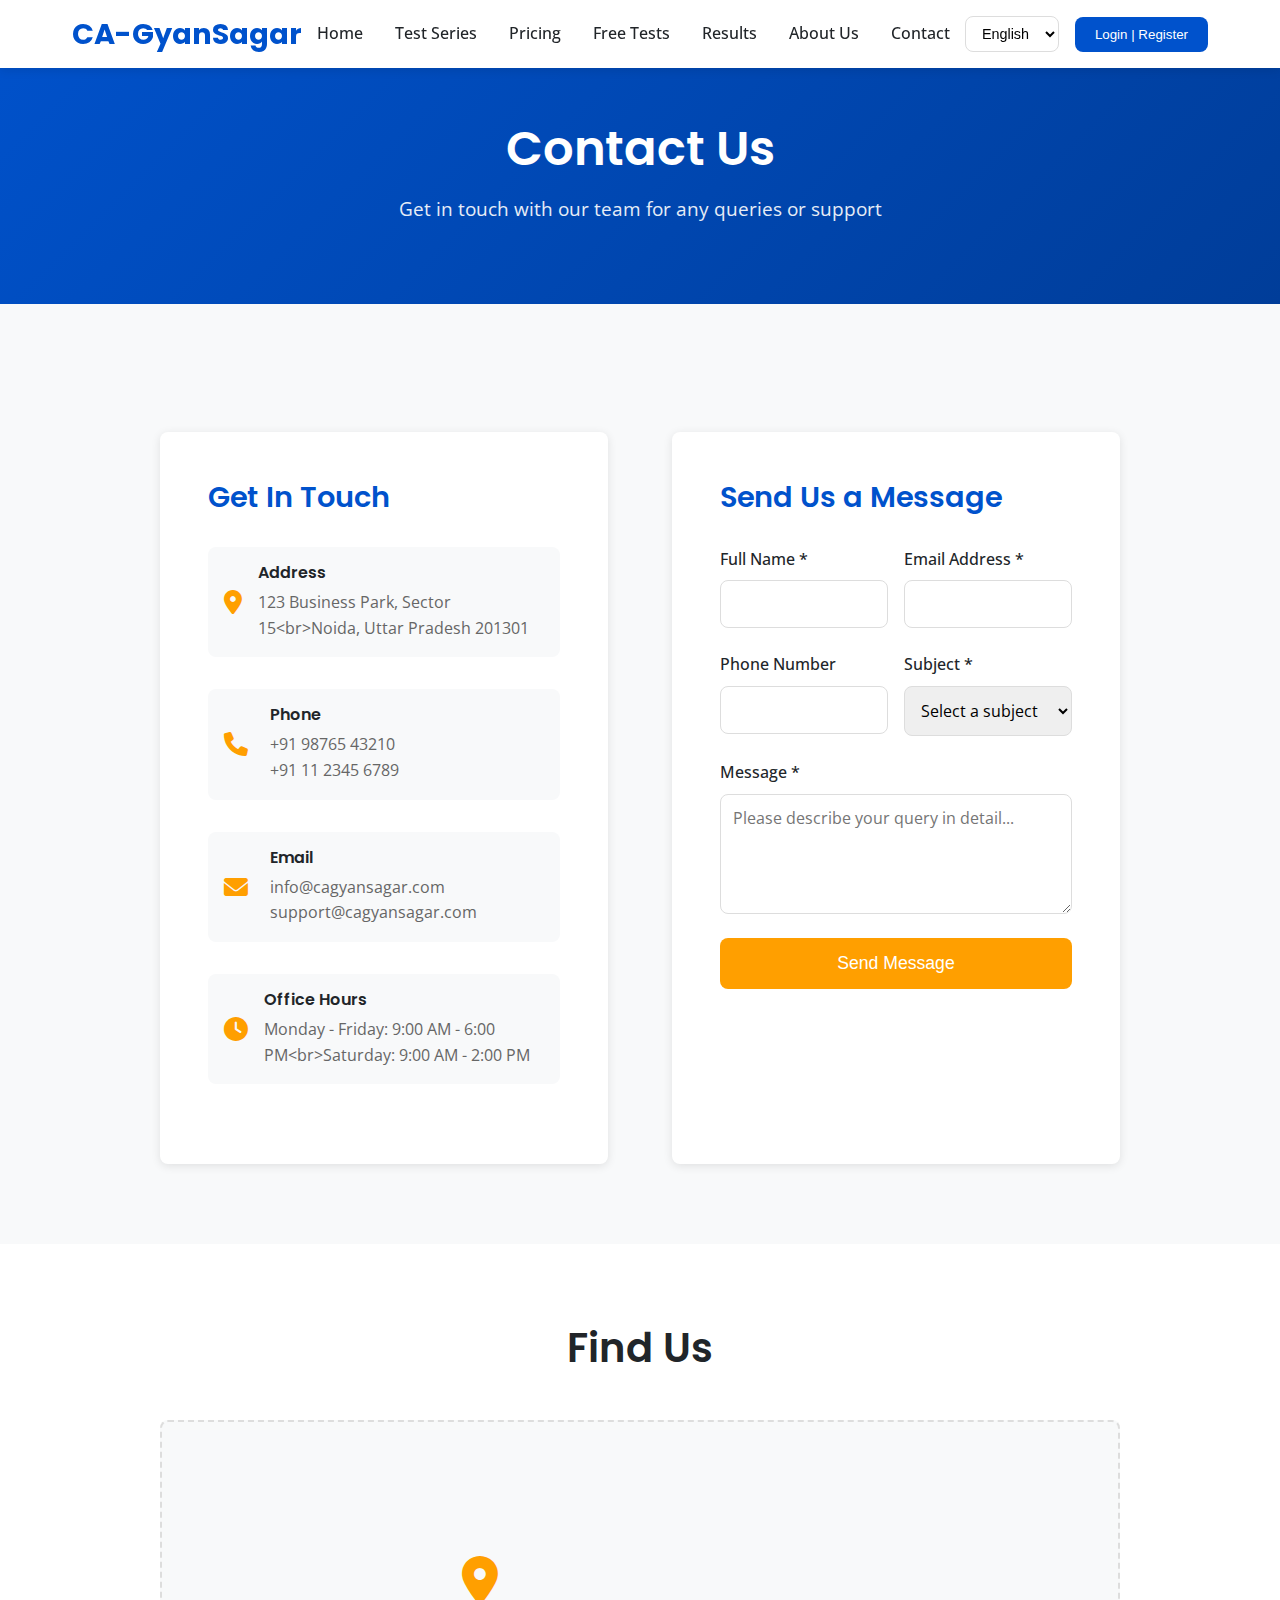
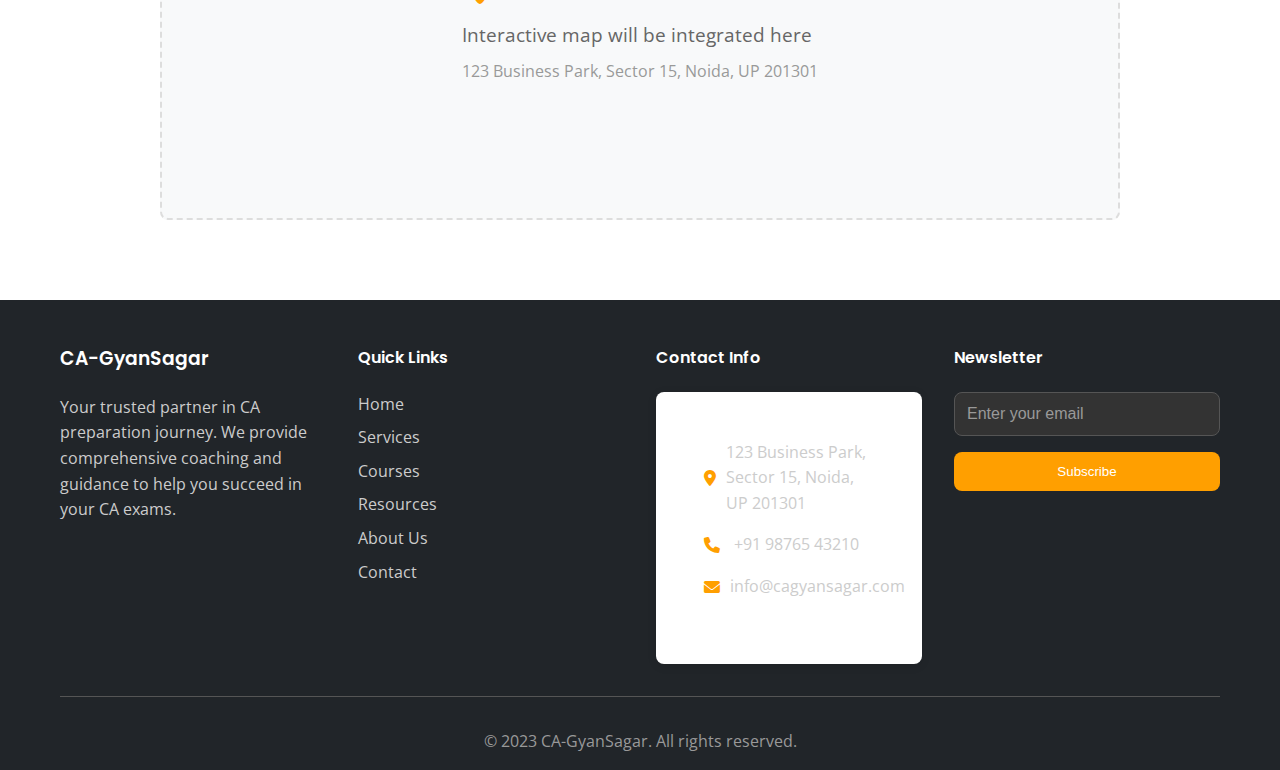
<file: contact.html>
<!DOCTYPE html>
<html lang="en">
<head>
    <meta charset="UTF-8">
    <meta name="viewport" content="width=device-width, initial-scale=1.0">
    <title>Contact Us - CA-GyanSagar</title>
    
    <!-- Google Fonts -->
    <link href="https://fonts.googleapis.com/css2?family=Poppins:wght@300;400;500;600;700&family=Open+Sans:wght@300;400;500;600;700&display=swap" rel="stylesheet">
    
    <!-- Font Awesome for icons -->
    <link rel="stylesheet" href="https://cdnjs.cloudflare.com/ajax/libs/font-awesome/6.0.0/css/all.min.css">
    
    <!-- Custom CSS -->
    <link rel="stylesheet" href="styles.css">
    
    <style>
        /* Contact page specific styles */
        .contact-hero {
            background: linear-gradient(135deg, var(--primary-color) 0%, #003d99 100%);
            padding: 120px 0 80px;
            text-align: center;
            color: var(--text-white);
        }
        
        .contact-hero h1 {
            font-size: 3rem;
            margin-bottom: 1rem;
        }
        
        .contact-hero p {
            font-size: 1.2rem;
            opacity: 0.9;
        }
        
        .contact-section {
            padding: 5rem 0;
            background-color: var(--background-color);
        }
        
        .contact-container {
            max-width: 1000px;
            margin: 0 auto;
            padding: 0 20px;
        }
        
        .contact-grid {
            display: grid;
            grid-template-columns: 1fr 1fr;
            gap: 4rem;
            margin-top: 3rem;
        }
        
        .contact-info {
            background-color: var(--text-white);
            padding: 3rem;
            border-radius: var(--border-radius);
            box-shadow: var(--shadow);
        }
        
        .contact-info h3 {
            color: var(--primary-color);
            margin-bottom: 2rem;
            font-size: 1.8rem;
        }
        
        .contact-item {
            display: flex;
            align-items: center;
            margin-bottom: 2rem;
            padding: 1rem;
            background-color: var(--background-color);
            border-radius: var(--border-radius);
        }
        
        .contact-item i {
            font-size: 1.5rem;
            color: var(--secondary-color);
            margin-right: 1rem;
            width: 30px;
        }
        
        .contact-item div h4 {
            margin-bottom: 0.5rem;
            color: var(--text-dark);
        }
        
        .contact-item div p {
            color: #666;
            margin: 0;
        }
        
        .contact-form {
            background-color: var(--text-white);
            padding: 3rem;
            border-radius: var(--border-radius);
            box-shadow: var(--shadow);
        }
        
        .contact-form h3 {
            color: var(--primary-color);
            margin-bottom: 2rem;
            font-size: 1.8rem;
        }
        
        .form-group {
            margin-bottom: 1.5rem;
        }
        
        .form-group label {
            display: block;
            margin-bottom: 0.5rem;
            font-weight: 500;
            color: var(--text-dark);
        }
        
        .form-group input,
        .form-group select,
        .form-group textarea {
            width: 100%;
            padding: 12px;
            border: 1px solid #ddd;
            border-radius: var(--border-radius);
            font-size: 1rem;
            font-family: 'Open Sans', sans-serif;
            transition: var(--transition);
        }
        
        .form-group input:focus,
        .form-group select:focus,
        .form-group textarea:focus {
            outline: none;
            border-color: var(--primary-color);
            box-shadow: 0 0 0 2px rgba(0, 82, 204, 0.1);
        }
        
        .form-group textarea {
            height: 120px;
            resize: vertical;
        }
        
        .form-row {
            display: grid;
            grid-template-columns: 1fr 1fr;
            gap: 1rem;
        }
        
        .submit-btn {
            background-color: var(--secondary-color);
            color: var(--text-white);
            border: none;
            padding: 15px 40px;
            border-radius: var(--border-radius);
            font-size: 1.1rem;
            font-weight: 500;
            cursor: pointer;
            transition: var(--transition);
            width: 100%;
        }
        
        .submit-btn:hover {
            background-color: #e68900;
            transform: translateY(-2px);
        }
        
        .map-section {
            padding: 5rem 0;
            background-color: var(--text-white);
        }
        
        .map-container {
            max-width: 1000px;
            margin: 0 auto;
            padding: 0 20px;
        }
        
        .map-placeholder {
            background-color: var(--background-color);
            height: 400px;
            border-radius: var(--border-radius);
            display: flex;
            align-items: center;
            justify-content: center;
            color: #666;
            font-size: 1.2rem;
            border: 2px dashed #ddd;
        }
        
        @media (max-width: 768px) {
            .contact-hero h1 {
                font-size: 2.5rem;
            }
            
            .contact-grid {
                grid-template-columns: 1fr;
                gap: 2rem;
            }
            
            .contact-info,
            .contact-form {
                padding: 2rem;
            }
            
            .form-row {
                grid-template-columns: 1fr;
            }
        }
        
        @media (max-width: 480px) {
            .contact-hero {
                padding: 100px 0 60px;
            }
            
            .contact-hero h1 {
                font-size: 2rem;
            }
            
            .contact-info,
            .contact-form {
                padding: 1.5rem;
            }
        }
    </style>
</head>
<body>
    <!-- Navigation Bar -->
    <nav class="navbar" id="navbar">
        <div class="nav-container">
            <div class="nav-logo">
                <a href="index.html" style="text-decoration: none; color: inherit;">
                    <h2>CA-GyanSagar</h2>
                </a>
            </div>
            <div class="nav-menu" id="nav-menu">
                <a href="index.html#home" class="nav-link">Home</a>
                <a href="index.html#test-series" class="nav-link">Test Series</a>
                <a href="index.html#pricing" class="nav-link">Pricing</a>
                <a href="index.html#free-tests" class="nav-link">Free Tests</a>
                <a href="index.html#results" class="nav-link">Results</a>
                <a href="index.html#about" class="nav-link">About Us</a>
                <a href="contact.html" class="nav-link active">Contact</a>
            </div>
            <div class="nav-actions">
                <div class="language-switcher">
                    <select id="languageSelect">
                        <option value="en">English</option>
                        <option value="hi">हिन्दी</option>
                    </select>
                </div>
                <button class="login-btn" id="loginBtn">Login | Register</button>
                <div class="hamburger" id="hamburger">
                    <span></span>
                    <span></span>
                    <span></span>
                </div>
            </div>
        </div>
    </nav>

    <!-- Contact Hero Section -->
    <section class="contact-hero">
        <div class="container">
            <h1 data-en="Contact Us" data-hi="हमसे संपर्क करें">Contact Us</h1>
            <p data-en="Get in touch with our team for any queries or support" data-hi="किसी भी प्रश्न या सहायता के लिए हमारी टीम से संपर्क करें">Get in touch with our team for any queries or support</p>
        </div>
    </section>

    <!-- Contact Section -->
    <section class="contact-section">
        <div class="contact-container">
            <div class="contact-grid">
                <!-- Contact Information -->
                <div class="contact-info">
                    <h3 data-en="Get In Touch" data-hi="संपर्क में रहें">Get In Touch</h3>
                    
                    <div class="contact-item">
                        <i class="fas fa-map-marker-alt"></i>
                        <div>
                            <h4 data-en="Address" data-hi="पता">Address</h4>
                            <p data-en="123 Business Park, Sector 15<br>Noida, Uttar Pradesh 201301" data-hi="123 बिजनेस पार्क, सेक्टर 15<br>नोएडा, उत्तर प्रदेश 201301">123 Business Park, Sector 15<br>Noida, Uttar Pradesh 201301</p>
                        </div>
                    </div>
                    
                    <div class="contact-item">
                        <i class="fas fa-phone"></i>
                        <div>
                            <h4 data-en="Phone" data-hi="फोन">Phone</h4>
                            <p>+91 98765 43210<br>+91 11 2345 6789</p>
                        </div>
                    </div>
                    
                    <div class="contact-item">
                        <i class="fas fa-envelope"></i>
                        <div>
                            <h4 data-en="Email" data-hi="ईमेल">Email</h4>
                            <p>info@cagyansagar.com<br>support@cagyansagar.com</p>
                        </div>
                    </div>
                    
                    <div class="contact-item">
                        <i class="fas fa-clock"></i>
                        <div>
                            <h4 data-en="Office Hours" data-hi="कार्यालय समय">Office Hours</h4>
                            <p data-en="Monday - Friday: 9:00 AM - 6:00 PM<br>Saturday: 9:00 AM - 2:00 PM" data-hi="सोमवार - शुक्रवार: सुबह 9:00 - शाम 6:00<br>शनिवार: सुबह 9:00 - दोपहर 2:00">Monday - Friday: 9:00 AM - 6:00 PM<br>Saturday: 9:00 AM - 2:00 PM</p>
                        </div>
                    </div>
                </div>

                <!-- Contact Form -->
                <div class="contact-form">
                    <h3 data-en="Send Us a Message" data-hi="हमें संदेश भेजें">Send Us a Message</h3>
                    
                    <form name="contact" method="POST" data-netlify="true" data-netlify-honeypot="bot-field">
                        <!-- Honeypot field for spam protection -->
                        <input type="hidden" name="bot-field" />
                        
                        <div class="form-row">
                            <div class="form-group">
                                <label for="name" data-en="Full Name *" data-hi="पूरा नाम *">Full Name *</label>
                                <input type="text" id="name" name="name" required>
                            </div>
                            <div class="form-group">
                                <label for="email" data-en="Email Address *" data-hi="ईमेल पता *">Email Address *</label>
                                <input type="email" id="email" name="email" required>
                            </div>
                        </div>
                        
                        <div class="form-row">
                            <div class="form-group">
                                <label for="phone" data-en="Phone Number" data-hi="फोन नंबर">Phone Number</label>
                                <input type="tel" id="phone" name="phone">
                            </div>
                            <div class="form-group">
                                <label for="subject" data-en="Subject *" data-hi="विषय *">Subject *</label>
                                <select id="subject" name="subject" required>
                                    <option value="" data-en="Select a subject" data-hi="एक विषय चुनें">Select a subject</option>
                                    <option value="general" data-en="General Query" data-hi="सामान्य प्रश्न">General Query</option>
                                    <option value="course" data-en="Course Inquiry" data-hi="पाठ्यक्रम पूछताछ">Course Inquiry</option>
                                    <option value="support" data-en="Support" data-hi="सहायता">Support</option>
                                    <option value="partnership" data-en="Partnership" data-hi="साझेदारी">Partnership</option>
                                </select>
                            </div>
                        </div>
                        
                        <div class="form-group">
                            <label for="message" data-en="Message *" data-hi="संदेश *">Message *</label>
                            <textarea id="message" name="message" placeholder="Please describe your query in detail..." required></textarea>
                        </div>
                        
                        <button type="submit" class="submit-btn" data-en="Send Message" data-hi="संदेश भेजें">Send Message</button>
                    </form>
                </div>
            </div>
        </div>
    </section>

    <!-- Map Section -->
    <section class="map-section">
        <div class="map-container">
            <h2 class="section-title" data-en="Find Us" data-hi="हमें खोजें">Find Us</h2>
            <div class="map-placeholder">
                <div>
                    <i class="fas fa-map-marker-alt" style="font-size: 3rem; color: var(--secondary-color); margin-bottom: 1rem;"></i>
                    <p data-en="Interactive map will be integrated here" data-hi="यहां इंटरैक्टिव मैप एकीकृत किया जाएगा">Interactive map will be integrated here</p>
                    <p style="margin-top: 0.5rem; font-size: 1rem; color: #999;" data-en="123 Business Park, Sector 15, Noida, UP 201301" data-hi="123 बिजनेस पार्क, सेक्टर 15, नोएडा, यूपी 201301">123 Business Park, Sector 15, Noida, UP 201301</p>
                </div>
            </div>
        </div>
    </section>

    <!-- Footer -->
    <footer class="footer">
        <div class="container">
            <div class="footer-content">
                <div class="footer-column">
                    <div class="footer-logo">
                        <h3>CA-GyanSagar</h3>
                        <p data-en="Your trusted partner in CA preparation journey. We provide comprehensive coaching and guidance to help you succeed in your CA exams." data-hi="CA तैयारी यात्रा में आपका भरोसेमंद साथी। हम आपकी CA परीक्षाओं में सफलता पाने में मदद करने के लिए व्यापक कोचिंग और मार्गदर्शन प्रदान करते हैं।">Your trusted partner in CA preparation journey. We provide comprehensive coaching and guidance to help you succeed in your CA exams.</p>
                    </div>
                </div>
                <div class="footer-column">
                    <h4 data-en="Quick Links" data-hi="त्वरित लिंक">Quick Links</h4>
                    <ul>
                        <li><a href="index.html" data-en="Home" data-hi="होम">Home</a></li>
                        <li><a href="index.html#services" data-en="Services" data-hi="सेवाएं">Services</a></li>
                        <li><a href="index.html#courses" data-en="Courses" data-hi="पाठ्यक्रम">Courses</a></li>
                        <li><a href="index.html#resources" data-en="Resources" data-hi="संसाधन">Resources</a></li>
                        <li><a href="index.html#about" data-en="About Us" data-hi="हमारे बारे में">About Us</a></li>
                        <li><a href="contact.html" data-en="Contact" data-hi="संपर्क">Contact</a></li>
                    </ul>
                </div>
                <div class="footer-column">
                    <h4 data-en="Contact Info" data-hi="संपर्क जानकारी">Contact Info</h4>
                    <div class="contact-info">
                        <p><i class="fas fa-map-marker-alt"></i> 123 Business Park, Sector 15, Noida, UP 201301</p>
                        <p><i class="fas fa-phone"></i> +91 98765 43210</p>
                        <p><i class="fas fa-envelope"></i> info@cagyansagar.com</p>
                    </div>
                </div>
                <div class="footer-column">
                    <h4 data-en="Newsletter" data-hi="न्यूज़लेटर">Newsletter</h4>
                    <form class="newsletter-form" name="newsletter" method="POST" data-netlify="true">
                        <input type="email" name="email" placeholder="Enter your email" required>
                        <button type="submit" data-en="Subscribe" data-hi="सब्सक्राइब">Subscribe</button>
                    </form>
                </div>
            </div>
            <div class="footer-bottom">
                <p>&copy; 2023 CA-GyanSagar. All rights reserved.</p>
            </div>
        </div>
    </footer>

    <!-- Login/Register Modal -->
    <div id="loginModal" class="modal">
        <div class="modal-content">
            <div class="modal-header">
                <h2 data-en="Login / Register" data-hi="लॉगिन / रजिस्टर">Login / Register</h2>
                <span class="close" id="closeModal">&times;</span>
            </div>
            <div class="modal-body">
                <div class="tab-container">
                    <div class="tab-buttons">
                        <button class="tab-btn active" data-tab="login" data-en="Login" data-hi="लॉगिन">Login</button>
                        <button class="tab-btn" data-tab="register" data-en="Register" data-hi="रजिस्टर">Register</button>
                    </div>
                    
                    <div id="login" class="tab-content active">
                        <form class="auth-form">
                            <div class="form-group">
                                <label for="loginEmail" data-en="Email/Username" data-hi="ईमेल/उपयोगकर्ता नाम">Email/Username</label>
                                <input type="text" id="loginEmail" required>
                            </div>
                            <div class="form-group">
                                <label for="loginPassword" data-en="Password" data-hi="पासवर्ड">Password</label>
                                <input type="password" id="loginPassword" required>
                            </div>
                            <button type="submit" class="btn btn-primary" data-en="Login" data-hi="लॉगिन">Login</button>
                        </form>
                    </div>
                    
                    <div id="register" class="tab-content">
                        <form class="auth-form">
                            <div class="form-group">
                                <label for="regName" data-en="Full Name" data-hi="पूरा नाम">Full Name</label>
                                <input type="text" id="regName" required>
                            </div>
                            <div class="form-group">
                                <label for="regEmail" data-en="Email" data-hi="ईमेल">Email</label>
                                <input type="email" id="regEmail" required>
                            </div>
                            <div class="form-group">
                                <label for="regPassword" data-en="Password" data-hi="पासवर्ड">Password</label>
                                <input type="password" id="regPassword" required>
                            </div>
                            <div class="form-group">
                                <label for="regConfirmPassword" data-en="Confirm Password" data-hi="पासवर्ड की पुष्टि करें">Confirm Password</label>
                                <input type="password" id="regConfirmPassword" required>
                            </div>
                            <button type="submit" class="btn btn-primary" data-en="Register" data-hi="रजिस्टर">Register</button>
                        </form>
                    </div>
                </div>
            </div>
        </div>
    </div>

    <!-- JavaScript -->
    <script src="script.js"></script>
</body>
</html>
</file>
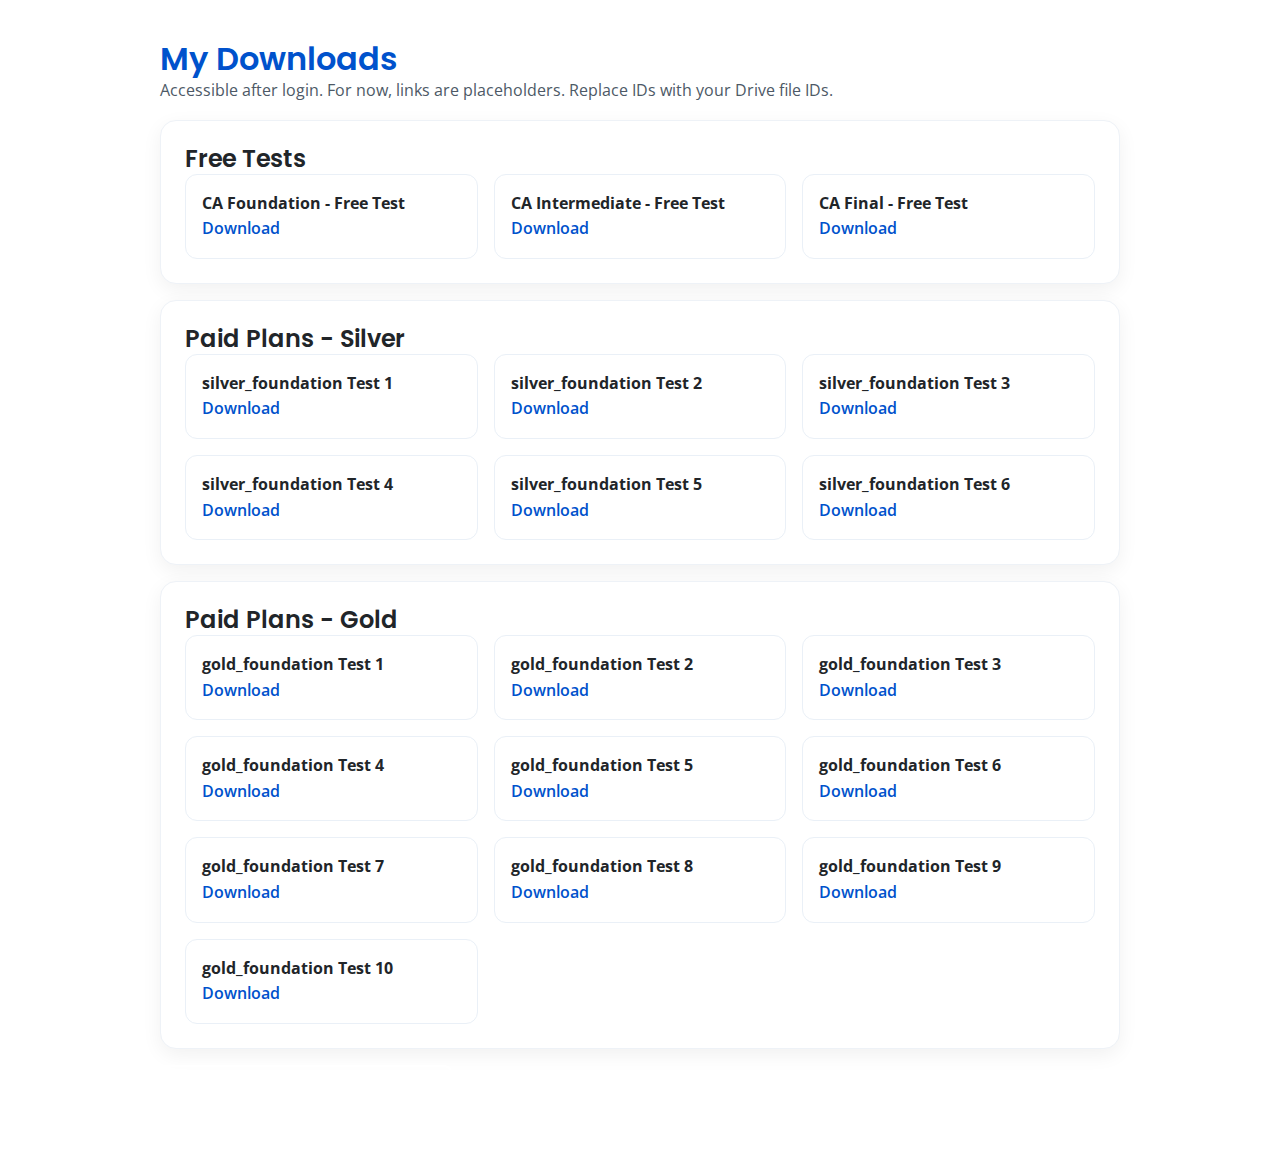
<file: my-downloads.html>
<!DOCTYPE html>
<html lang="en">
<head>
  <meta charset="UTF-8">
  <meta name="viewport" content="width=device-width, initial-scale=1.0">
  <title>My Downloads - CA-GyanSagar</title>
  <link href="https://fonts.googleapis.com/css2?family=Poppins:wght@300;400;500;600;700&family=Open+Sans:wght@300;400;500;600;700&display=swap" rel="stylesheet">
  <link rel="stylesheet" href="styles.css">
  <style>
    .wrap { max-width: 1000px; margin: 40px auto; padding: 0 20px; }
    .card { background:#fff; border:1px solid #eef2f7; border-radius:16px; box-shadow:0 6px 20px rgba(0,0,0,.06); padding:1.5rem; }
    .grid { display:grid; grid-template-columns: repeat(auto-fit, minmax(260px, 1fr)); gap:1rem; }
    .item { border:1px solid #eaf0f7; border-radius:12px; padding:1rem; background:#fff; }
    .item a { text-decoration:none; color: var(--primary-color); font-weight:600; }
  </style>
</head>
<body>
  <div class="wrap">
    <h1 style="font-family:'Poppins', sans-serif; color: var(--primary-color);">My Downloads</h1>
    <p style="color:#4d5966">Accessible after login. For now, links are placeholders. Replace IDs with your Drive file IDs.</p>

    <div class="card" style="margin-top:1rem">
      <h2>Free Tests</h2>
      <div class="grid">
        <div class="item"><div><strong>CA Foundation - Free Test</strong></div><a href="https://drive.google.com/uc?export=download&id=FOUNDATION_FILE_ID_PLACEHOLDER" target="_blank" rel="noopener">Download</a></div>
        <div class="item"><div><strong>CA Intermediate - Free Test</strong></div><a href="https://drive.google.com/uc?export=download&id=INTERMEDIATE_FILE_ID_PLACEHOLDER" target="_blank" rel="noopener">Download</a></div>
        <div class="item"><div><strong>CA Final - Free Test</strong></div><a href="https://drive.google.com/uc?export=download&id=FINAL_FILE_ID_PLACEHOLDER" target="_blank" rel="noopener">Download</a></div>
      </div>
    </div>

    <div class="card" style="margin-top:1rem">
      <h2>Paid Plans - Silver</h2>
      <div class="grid" id="silverList"></div>
    </div>

    <div class="card" style="margin-top:1rem">
      <h2>Paid Plans - Gold</h2>
      <div class="grid" id="goldList"></div>
    </div>

    <div style="margin-top:1rem"><a href="thankyou.html?plan=silver&level=foundation" class="btn btn-outline">View Plan Materials Example</a></div>
  </div>

  <script>
    // Placeholder generation for demo
    function fill(listId, prefix, count) {
      const el = document.getElementById(listId);
      for (let i=1;i<=count;i++) {
        const card = document.createElement('div');
        card.className = 'item';
        card.innerHTML = `<div><strong>${prefix} Test ${i}</strong></div>`;
        const a = document.createElement('a');
        a.href = `https://drive.google.com/uc?export=download&id=${prefix.toUpperCase()}_${i}`;
        a.target = '_blank'; a.rel = 'noopener'; a.textContent = 'Download';
        card.appendChild(a);
        el.appendChild(card);
      }
    }
    fill('silverList', 'silver_foundation', 6);
    fill('goldList', 'gold_foundation', 10);
  </script>
</body>
</html>
</file>
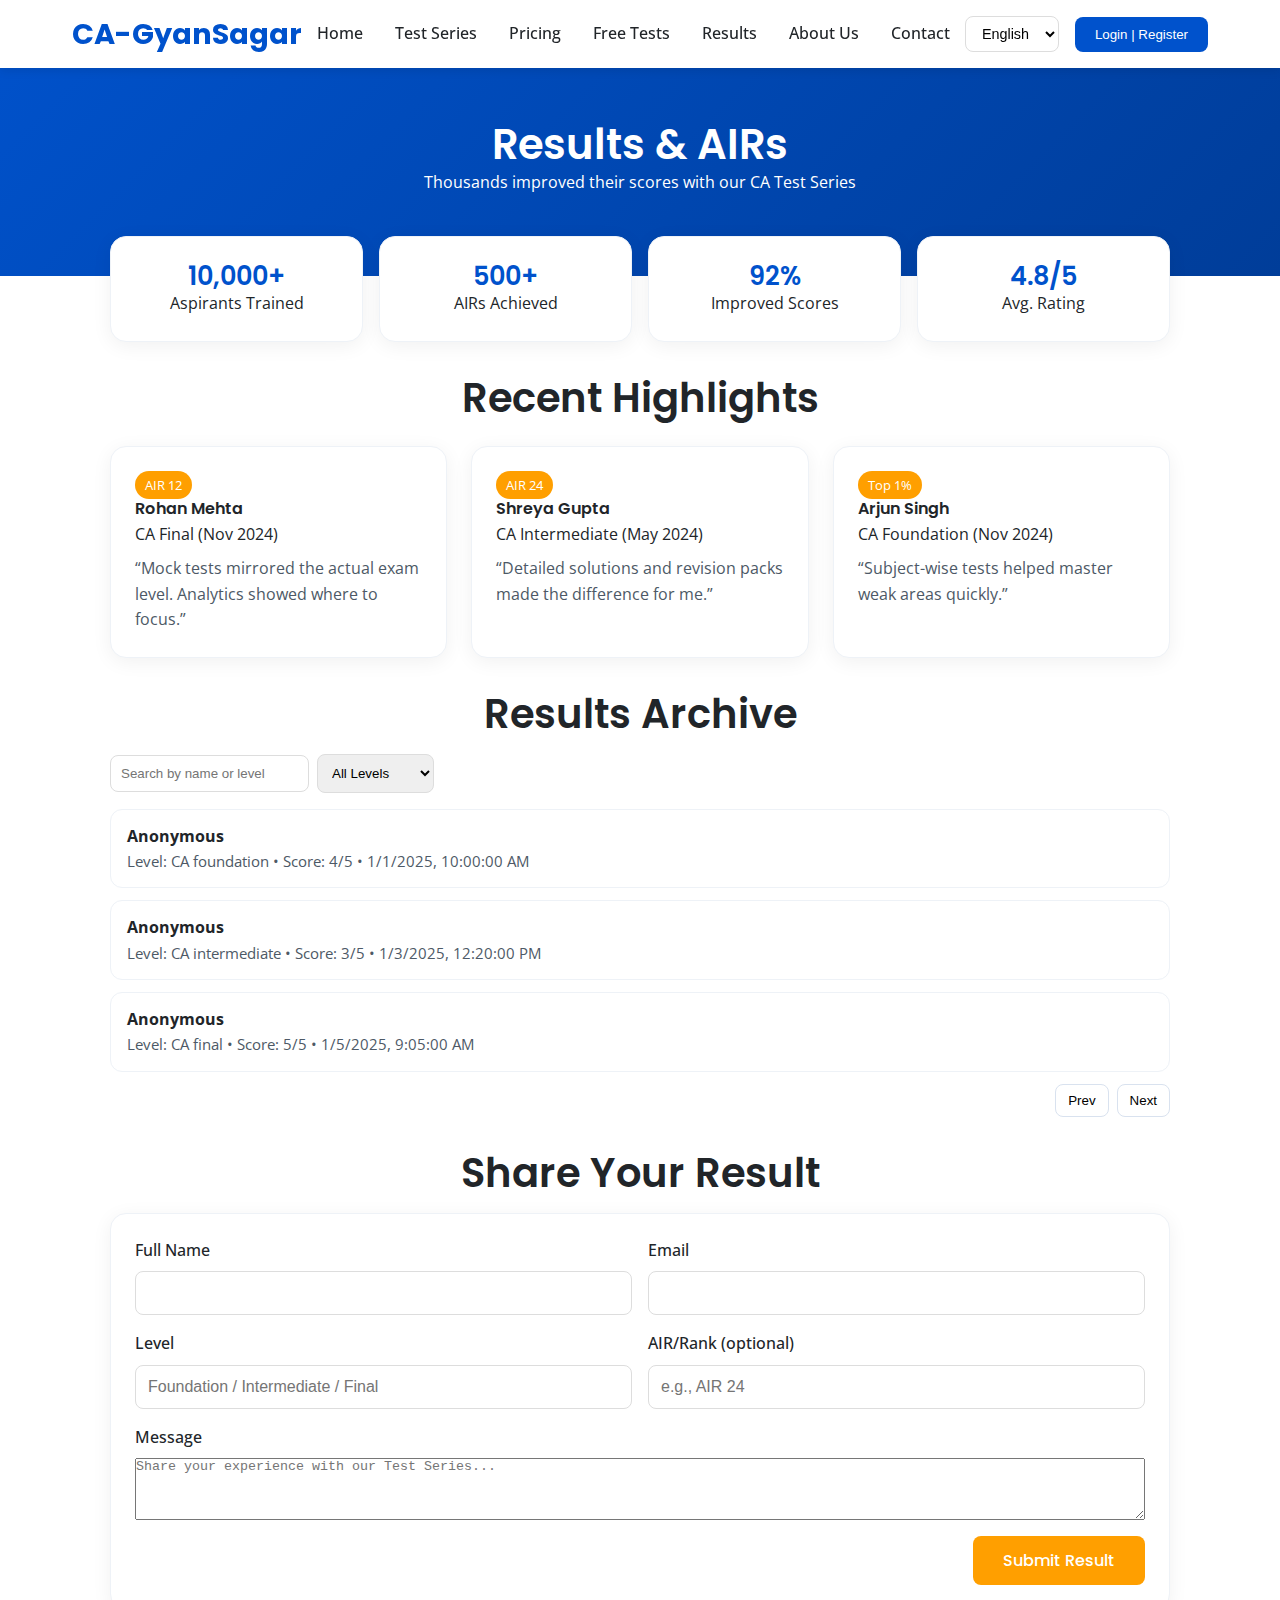
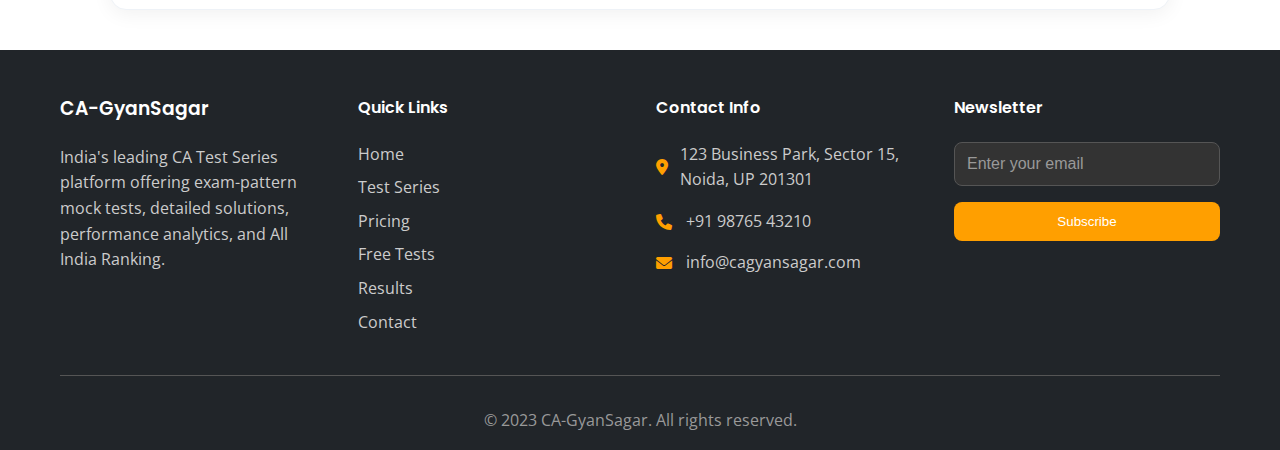
<file: results.html>
<!DOCTYPE html>
<html lang="en">
<head>
  <meta charset="UTF-8">
  <meta name="viewport" content="width=device-width, initial-scale=1.0">
  <title>Results & AIRs - CA-GyanSagar Test Series</title>
  <link href="https://fonts.googleapis.com/css2?family=Poppins:wght@300;400;500;600;700&family=Open+Sans:wght@300;400;500;600;700&display=swap" rel="stylesheet">
  <link rel="stylesheet" href="https://cdnjs.cloudflare.com/ajax/libs/font-awesome/6.0.0/css/all.min.css">
  <link rel="stylesheet" href="styles.css">
  <style>
    .hero-results { background: linear-gradient(135deg, var(--primary-color) 0%, #003d99 100%); color:#fff; padding: 120px 0 80px; text-align:center; }
    .hero-results h1 { font-size: 2.6rem; }
    .wrap { max-width: 1100px; margin: -40px auto 40px; padding: 0 20px; }
    .stats { display:grid; grid-template-columns: repeat(4, 1fr); gap:1rem; }
    .stat { background:#fff; border-radius:16px; padding:1.5rem; box-shadow: 0 4px 20px rgba(0,0,0,.06); border:1px solid #eef2f7; text-align:center; }
    .stat h3 { color: var(--primary-color); font-size: 1.6rem; }
    .toppers { margin-top:2rem; }
    .grid3 { display:grid; grid-template-columns: repeat(3, 1fr); gap:1.5rem; }
    .card { background:#fff; border-radius:16px; padding:1.5rem; box-shadow: 0 4px 20px rgba(0,0,0,.06); border:1px solid #eef2f7; }
    .card h4 { margin-bottom:.25rem; }
    .badge { display:inline-block; background: var(--secondary-color); color:#fff; padding: 4px 10px; border-radius:999px; font-size:.8rem; }
    .archive { margin-top:2rem; }
    .archive .row { display:flex; justify-content: space-between; padding: .75rem 1rem; background:#fff; border:1px solid #eef2f7; border-radius:12px; margin-bottom:.75rem; align-items:center; }
    .controls { display:flex; gap:.5rem; align-items:center; margin: 1rem 0; }
    .controls input, .controls select { padding:10px; border:1px solid #ddd; border-radius:8px; }
    .list { margin-top: 1rem; }
    .row .meta { color:#4d5966; font-size:.95rem; }
    .pager { display:flex; gap:.5rem; justify-content:flex-end; margin-top: .75rem; }
    .pager button { padding:8px 12px; border:1px solid #d9e2ef; background:#fff; border-radius:8px; cursor:pointer; }
    @media (max-width: 900px) {
      .stats { grid-template-columns: 1fr 1fr; }
      .grid3 { grid-template-columns: 1fr; }
      .archive .row { flex-direction: column; gap:.5rem; align-items:flex-start; }
    }
  </style>
</head>
<body>
  <nav class="navbar" id="navbar">
    <div class="nav-container">
      <div class="nav-logo">
        <a href="index.html" style="text-decoration:none;color:inherit"><h2>CA-GyanSagar</h2></a>
      </div>
      <div class="nav-menu" id="nav-menu">
        <a href="index.html#home" class="nav-link">Home</a>
        <a href="index.html#test-series" class="nav-link">Test Series</a>
        <a href="index.html#pricing" class="nav-link">Pricing</a>
        <a href="index.html#free-tests" class="nav-link">Free Tests</a>
        <a href="results.html" class="nav-link active">Results</a>
        <a href="index.html#about" class="nav-link">About Us</a>
        <a href="contact.html" class="nav-link">Contact</a>
      </div>
      <div class="nav-actions">
        <div class="language-switcher">
          <select id="languageSelect">
            <option value="en">English</option>
            <option value="hi">हिन्दी</option>
          </select>
        </div>
        <button class="login-btn" id="loginBtn">Login | Register</button>
        <div class="hamburger" id="hamburger">
          <span></span><span></span><span></span>
        </div>
      </div>
    </div>
  </nav>

  <section class="hero-results">
    <div class="container">
      <h1>Results & AIRs</h1>
      <p>Thousands improved their scores with our CA Test Series</p>
    </div>
  </section>

  <div class="wrap">
    <div class="stats">
      <div class="stat"><h3>10,000+</h3><div>Aspirants Trained</div></div>
      <div class="stat"><h3>500+</h3><div>AIRs Achieved</div></div>
      <div class="stat"><h3>92%</h3><div>Improved Scores</div></div>
      <div class="stat"><h3>4.8/5</h3><div>Avg. Rating</div></div>
    </div>

    <div class="toppers">
      <h2 class="section-title" style="margin-bottom:1.5rem">Recent Highlights</h2>
      <div class="grid3">
        <div class="card">
          <div class="badge">AIR 12</div>
          <h4>Rohan Mehta</h4>
          <div>CA Final (Nov 2024)</div>
          <p style="color:#4d5966; margin-top:.5rem">“Mock tests mirrored the actual exam level. Analytics showed where to focus.”</p>
        </div>
        <div class="card">
          <div class="badge">AIR 24</div>
          <h4>Shreya Gupta</h4>
          <div>CA Intermediate (May 2024)</div>
          <p style="color:#4d5966; margin-top:.5rem">“Detailed solutions and revision packs made the difference for me.”</p>
        </div>
        <div class="card">
          <div class="badge">Top 1%</div>
          <h4>Arjun Singh</h4>
          <div>CA Foundation (Nov 2024)</div>
          <p style="color:#4d5966; margin-top:.5rem">“Subject-wise tests helped master weak areas quickly.”</p>
        </div>
      </div>
    </div>

    <div class="archive">
      <h2 class="section-title" style="margin-bottom:1rem">Results Archive</h2>
      <div class="controls">
        <input type="text" id="searchBox" placeholder="Search by name or level">
        <select id="levelFilter">
          <option value="">All Levels</option>
          <option value="foundation">Foundation</option>
          <option value="intermediate">Intermediate</option>
          <option value="final">Final</option>
        </select>
      </div>
      <div class="list" id="resultsList"></div>
      <div class="pager">
        <button id="prevBtn">Prev</button>
        <button id="nextBtn">Next</button>
      </div>
    </div>

    <div class="toppers" style="margin-top:2rem;">
      <h2 class="section-title" style="margin-bottom:1rem">Share Your Result</h2>
      <div class="card">
        <form name="results-submission" method="POST" data-netlify="true" data-netlify-honeypot="bot-field">
          <input type="hidden" name="form-name" value="results-submission">
          <div style="display:none">
            <label>Don’t fill this out if you're human: <input name="bot-field"></label>
          </div>
          <div style="display:grid; grid-template-columns: 1fr 1fr; gap:1rem;">
            <div class="form-group">
              <label for="rname">Full Name</label>
              <input id="rname" name="name" type="text" required>
            </div>
            <div class="form-group">
              <label for="remail">Email</label>
              <input id="remail" name="email" type="email" required>
            </div>
            <div class="form-group">
              <label for="rlevel">Level</label>
              <input id="rlevel" name="level" type="text" placeholder="Foundation / Intermediate / Final" required>
            </div>
            <div class="form-group">
              <label for="rair">AIR/Rank (optional)</label>
              <input id="rair" name="air" type="text" placeholder="e.g., AIR 24">
            </div>
            <div class="form-group" style="grid-column: 1 / -1;">
              <label for="rmessage">Message</label>
              <textarea id="rmessage" name="message" rows="4" placeholder="Share your experience with our Test Series..."></textarea>
            </div>
          </div>
          <div style="margin-top:1rem; display:flex; justify-content:flex-end;">
            <button type="submit" class="btn btn-primary">Submit Result</button>
          </div>
        </form>
      </div>
    </div>
  </div>

  <footer class="footer">
    <div class="container">
      <div class="footer-content">
        <div class="footer-column">
          <div class="footer-logo">
            <h3>CA-GyanSagar</h3>
            <p>India's leading CA Test Series platform offering exam-pattern mock tests, detailed solutions, performance analytics, and All India Ranking.</p>
          </div>
        </div>
        <div class="footer-column">
          <h4>Quick Links</h4>
          <ul>
            <li><a href="index.html#home">Home</a></li>
            <li><a href="index.html#test-series">Test Series</a></li>
            <li><a href="index.html#pricing">Pricing</a></li>
            <li><a href="index.html#free-tests">Free Tests</a></li>
            <li><a href="results.html">Results</a></li>
            <li><a href="contact.html">Contact</a></li>
          </ul>
        </div>
        <div class="footer-column">
          <h4>Contact Info</h4>
          <div class="contact-info">
            <p><i class="fas fa-map-marker-alt"></i> 123 Business Park, Sector 15, Noida, UP 201301</p>
            <p><i class="fas fa-phone"></i> +91 98765 43210</p>
            <p><i class="fas fa-envelope"></i> info@cagyansagar.com</p>
          </div>
        </div>
        <div class="footer-column">
          <h4>Newsletter</h4>
          <form class="newsletter-form" name="newsletter" method="POST" data-netlify="true">
            <input type="email" name="email" placeholder="Enter your email" required>
            <button type="submit">Subscribe</button>
          </form>
        </div>
      </div>
      <div class="footer-bottom">
        <p>&copy; 2023 CA-GyanSagar. All rights reserved.</p>
      </div>
    </div>
  </footer>

  <div id="loginModal" class="modal">
    <div class="modal-content">
      <div class="modal-header">
        <h2>Login / Register</h2>
        <span class="close" id="closeModal">&times;</span>
      </div>
      <div class="modal-body">
        <div class="tab-container">
          <div class="tab-buttons">
            <button class="tab-btn active" data-tab="login">Login</button>
            <button class="tab-btn" data-tab="register">Register</button>
          </div>
          <div id="login" class="tab-content active">
            <form class="auth-form">
              <div class="form-group">
                <label for="loginEmail">Email/Username</label>
                <input type="text" id="loginEmail" required>
              </div>
              <div class="form-group">
                <label for="loginPassword">Password</label>
                <input type="password" id="loginPassword" required>
              </div>
              <button type="submit" class="btn btn-primary">Login</button>
            </form>
          </div>
          <div id="register" class="tab-content">
            <form class="auth-form">
              <div class="form-group">
                <label for="regName">Full Name</label>
                <input type="text" id="regName" required>
              </div>
              <div class="form-group">
                <label for="regEmail">Email</label>
                <input type="email" id="regEmail" required>
              </div>
              <div class="form-group">
                <label for="regPassword">Password</label>
                <input type="password" id="regPassword" required>
              </div>
              <div class="form-group">
                <label for="regConfirmPassword">Confirm Password</label>
                <input type="password" id="regConfirmPassword" required>
              </div>
              <button type="submit" class="btn btn-primary">Register</button>
            </form>
          </div>
        </div>
      </div>
    </div>
  </div>

  <script src="script.js"></script>
  <script>
    // Demo: read attempts from localStorage for listing
    const ATTEMPTS_LIST_KEY = 'attempts_list';
    let all = [];
    try { all = JSON.parse(localStorage.getItem(ATTEMPTS_LIST_KEY) || '[]'); } catch (e) { all = []; }
    // Fallback sample
    if (!all.length) {
      all = [
        { timestamp: '2025-01-01T10:00:00Z', level: 'foundation', type: 'free', score: 4, total: 5 },
        { timestamp: '2025-01-03T12:20:00Z', level: 'intermediate', type: 'free', score: 3, total: 5 },
        { timestamp: '2025-01-05T09:05:00Z', level: 'final', type: 'free', score: 5, total: 5 }
      ];
    }

    const pageSize = 5;
    let page = 0;
    const searchBox = document.getElementById('searchBox');
    const levelFilter = document.getElementById('levelFilter');
    const listEl = document.getElementById('resultsList');

    function render() {
      const term = (searchBox.value || '').toLowerCase();
      const lev = levelFilter.value;
      const filtered = all.filter(a => {
        const name = (a.name || '').toLowerCase();
        const matchesTerm = !term || name.includes(term) || (a.level||'').includes(term);
        const matchesLevel = !lev || (a.level === lev);
        return matchesTerm && matchesLevel;
      });
      const start = page * pageSize;
      const pageItems = filtered.slice(start, start + pageSize);
      listEl.innerHTML = '';
      pageItems.forEach(it => {
        const row = document.createElement('div');
        row.className = 'row';
        row.innerHTML = `<div>
          <div><strong>${(it.name||'Anonymous')}</strong></div>
          <div class="meta">Level: CA ${it.level||'-'} • Score: ${it.score}/${it.total} • ${new Date(it.timestamp).toLocaleString()}</div>
        </div>
        <a href="#" class="btn btn-outline">Details</a>`;
        listEl.appendChild(row);
      });
    }

    document.getElementById('prevBtn').addEventListener('click', () => { if (page>0) { page--; render(); } });
    document.getElementById('nextBtn').addEventListener('click', () => { page++; render(); });
    searchBox.addEventListener('input', () => { page=0; render(); });
    levelFilter.addEventListener('change', () => { page=0; render(); });
    render();
  </script>
</body>
</html>
</file>
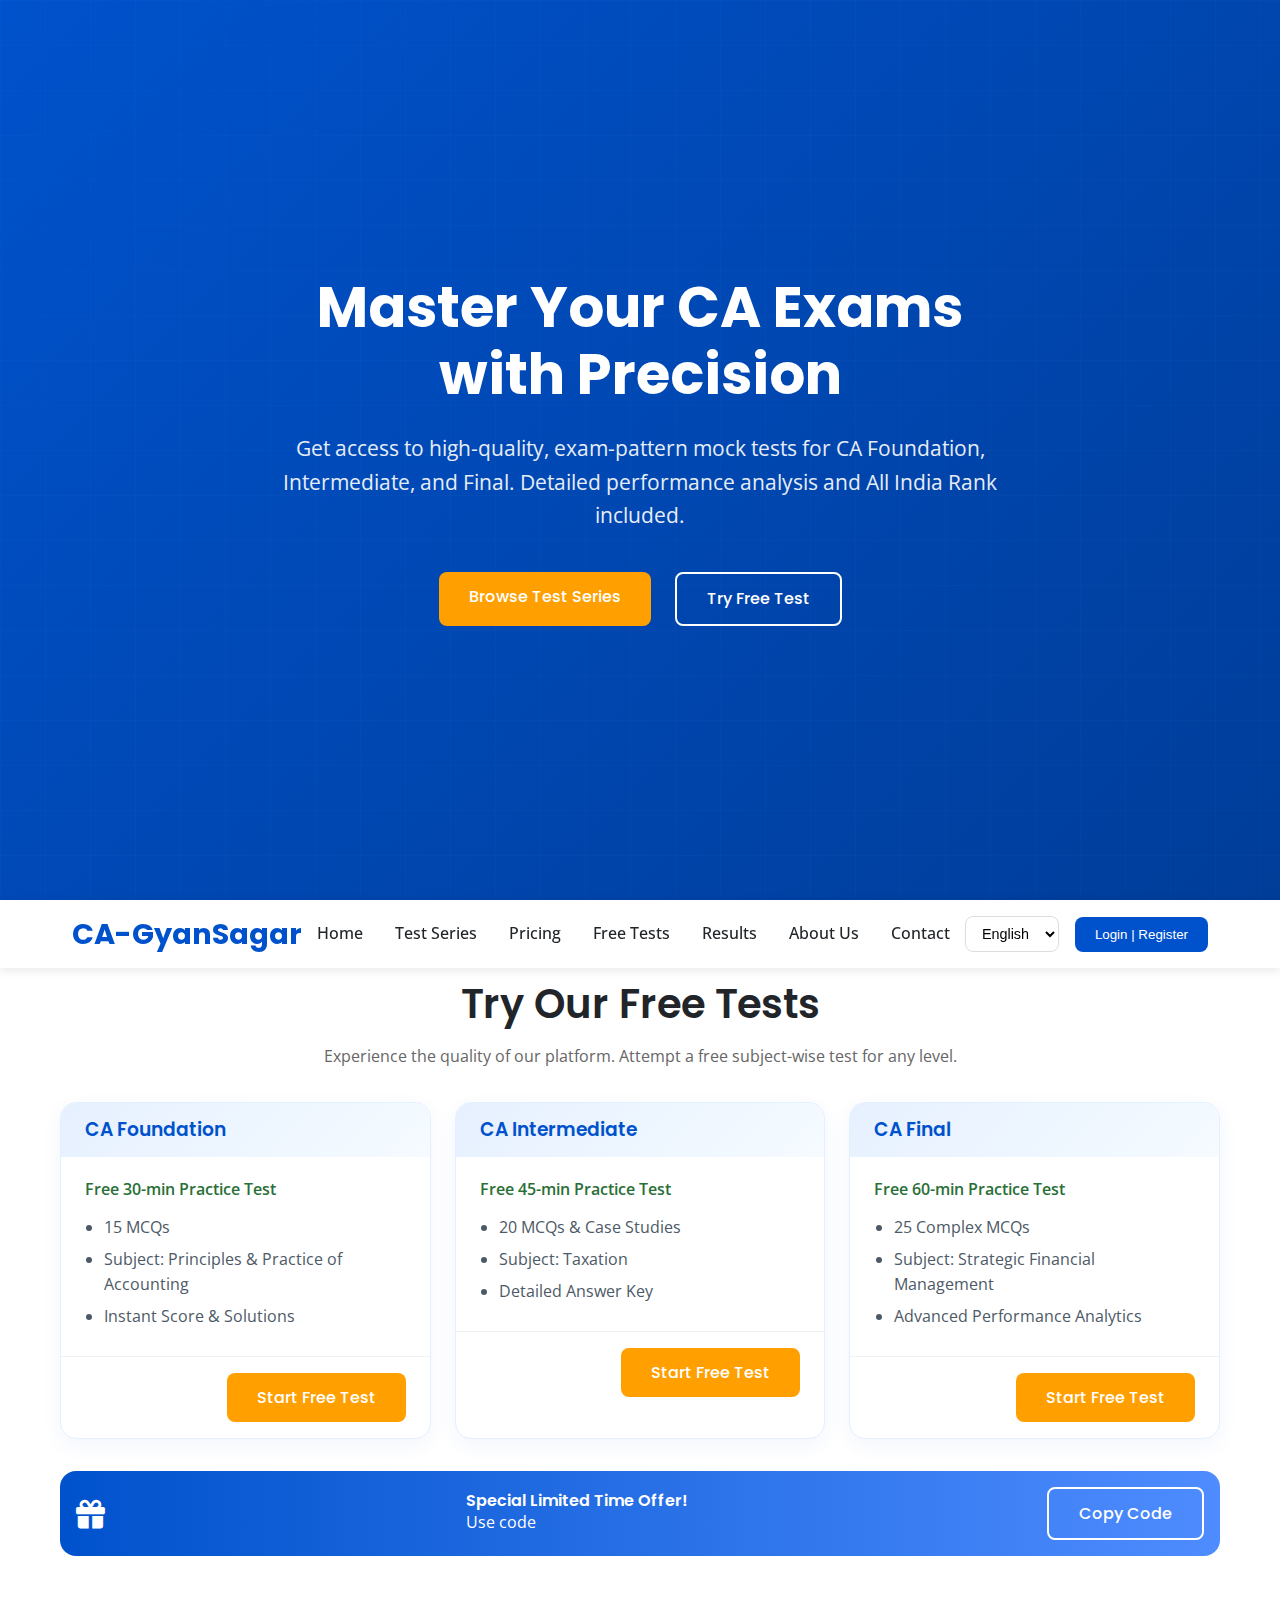
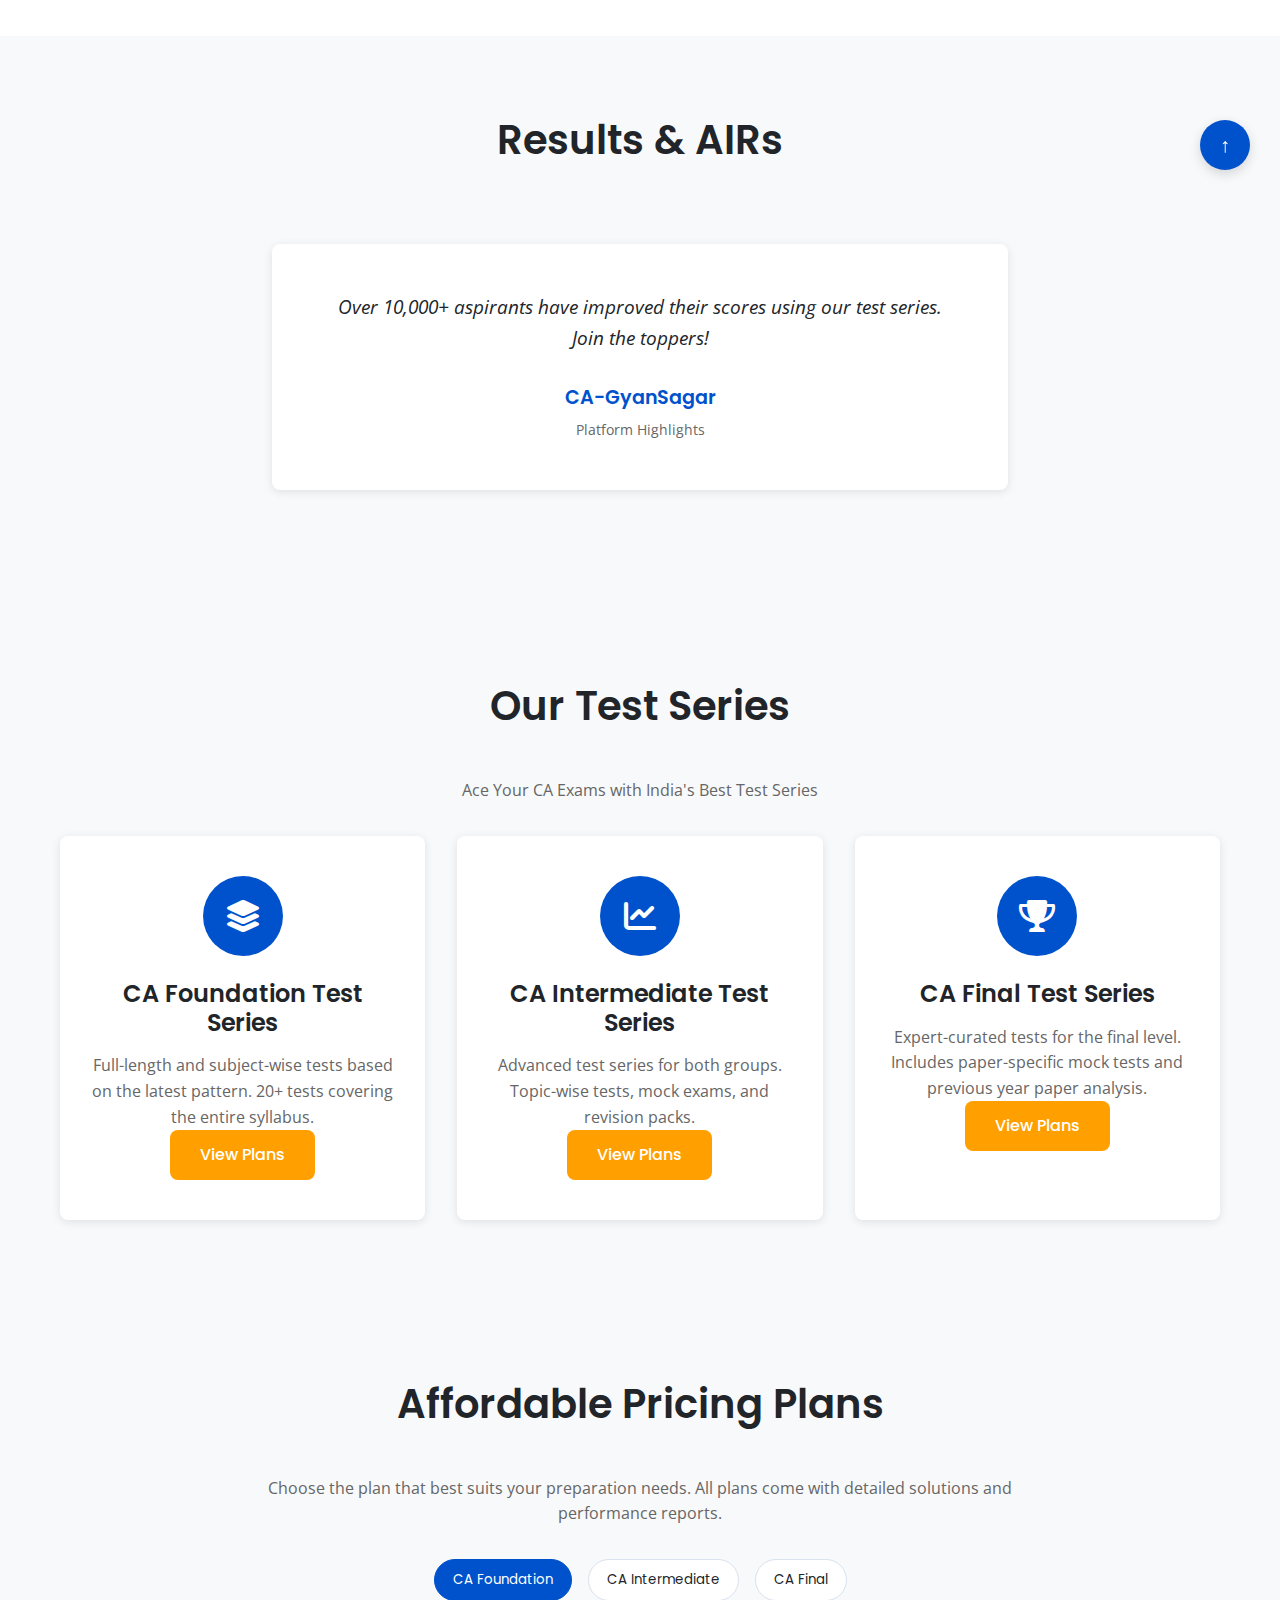
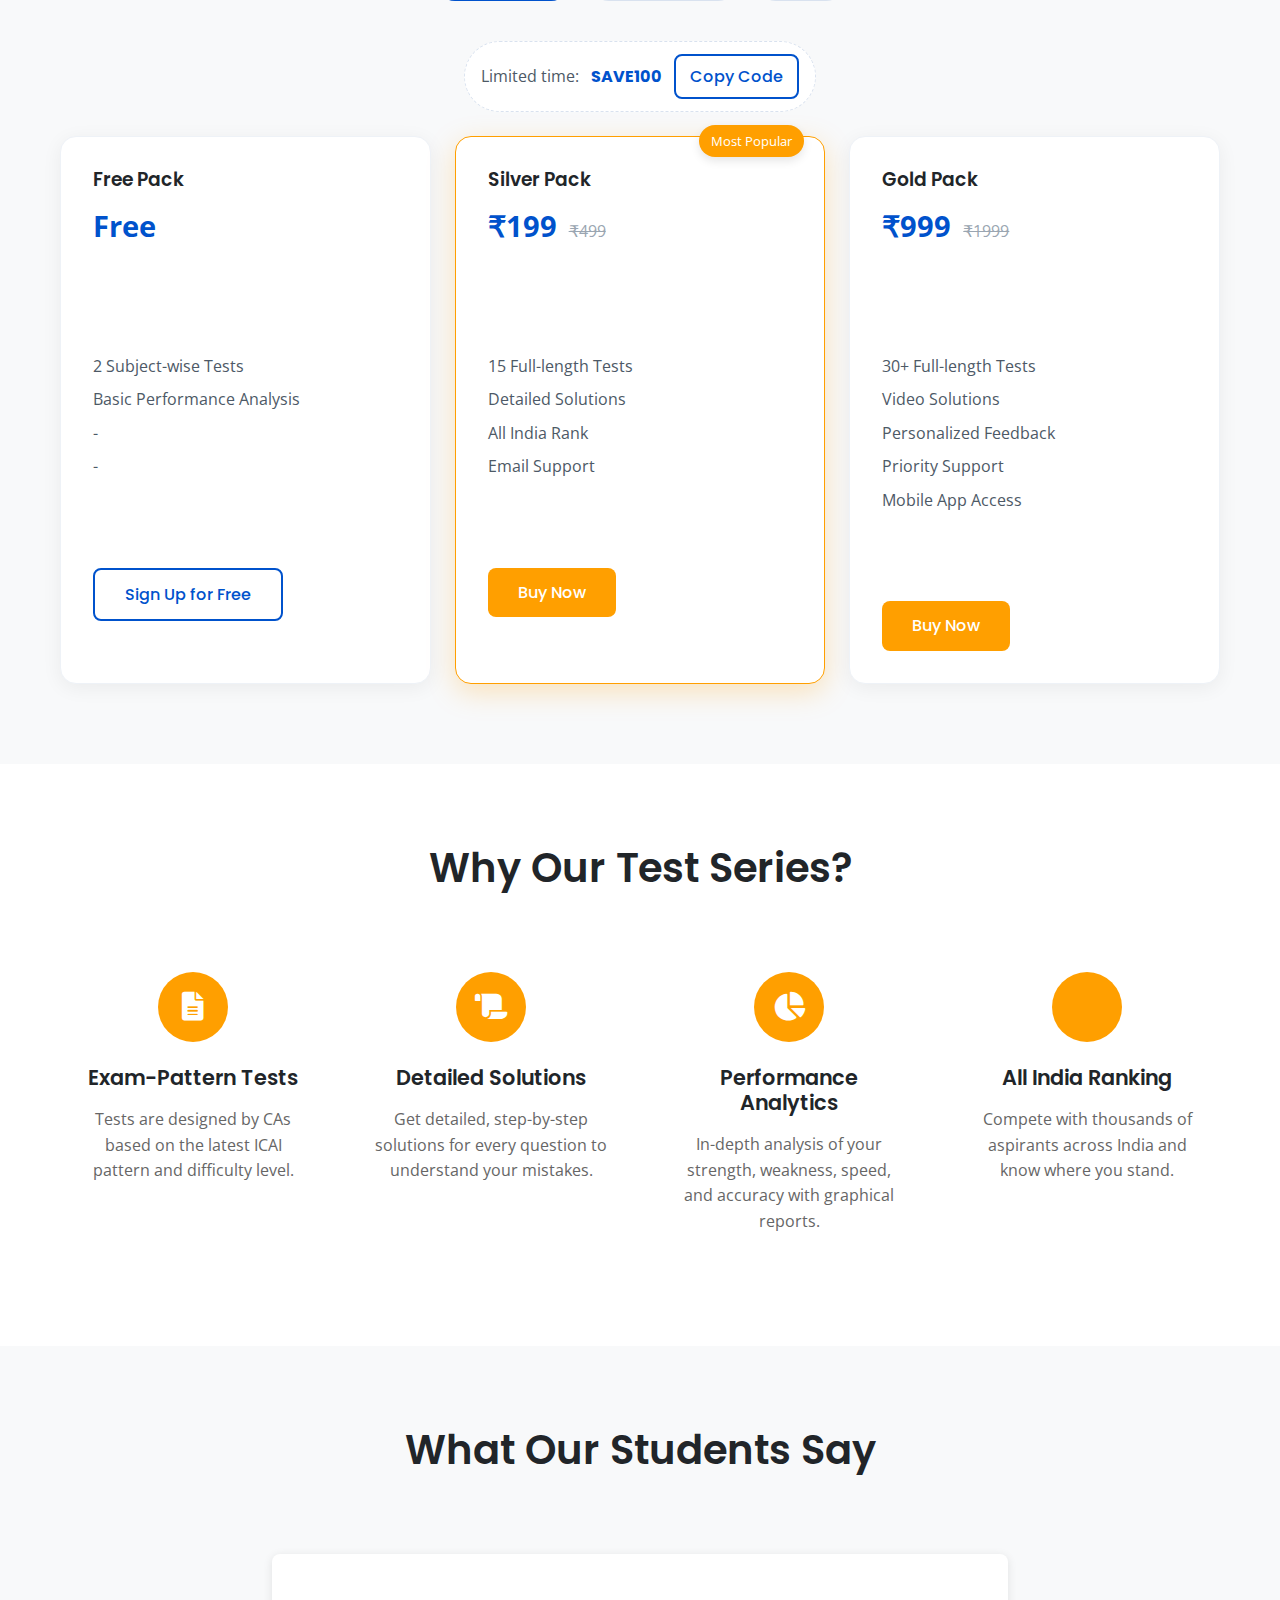
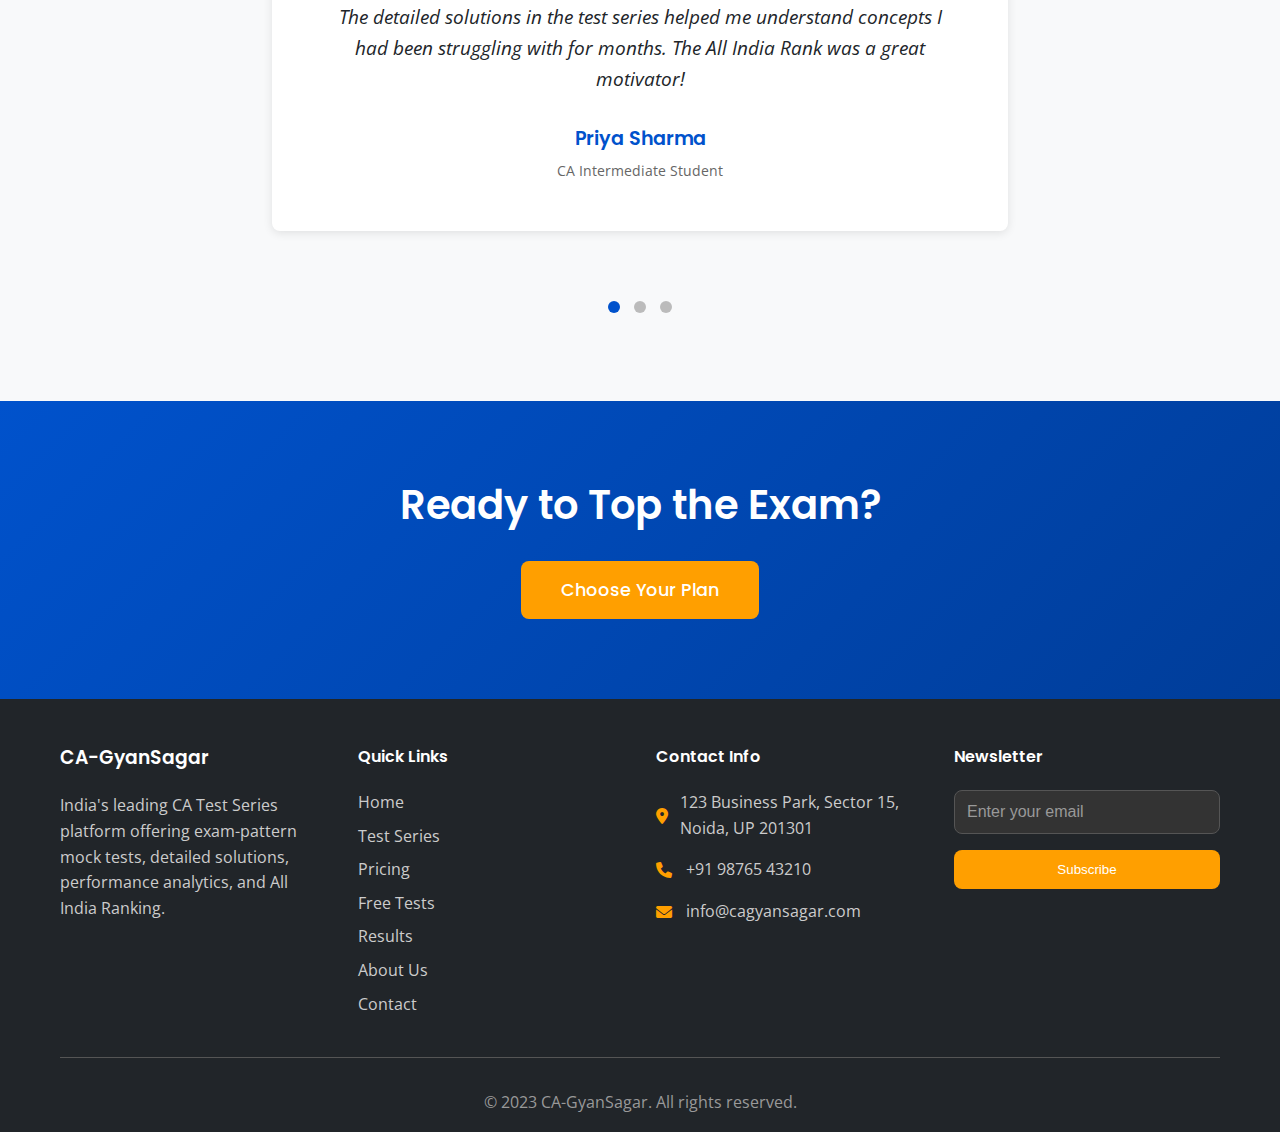
<file: solutions.html>
<!DOCTYPE html>
<html lang="en">
<head>
  <meta charset="UTF-8">
  <meta name="viewport" content="width=device-width, initial-scale=1.0">
  <title>Solutions - CA-GyanSagar</title>
  <link href="https://fonts.googleapis.com/css2?family=Poppins:wght@300;400;500;600;700&family=Open+Sans:wght@300;400;500;600;700&display=swap" rel="stylesheet">
  <link rel="stylesheet" href="https://cdnjs.cloudflare.com/ajax/libs/font-awesome/6.0.0/css/all.min.css">
  <link rel="stylesheet" href="styles.css">
  <style>
    .wrap { max-width: 900px; margin: 40px auto; padding: 0 20px; }
    .header { display:flex; justify-content: space-between; align-items:center; margin-bottom: 1rem; }
    .title { font-family:'Poppins', sans-serif; color: var(--primary-color); font-weight:600; }
    .sol-card { background:#fff; border:1px solid #eef2f7; border-radius:12px; padding:1rem 1.25rem; box-shadow:0 4px 16px rgba(0,0,0,.04); }
    .sol-card + .sol-card { margin-top: .75rem; }
    .meta { color:#4d5966; font-size:.95rem; margin-bottom:.25rem; }
    .ans { color:#0a7d00; font-weight:600; }
    .you { color:#d93025; font-weight:600; }
  </style>
</head>
<body>
  <div class="wrap">
    <div class="header">
      <div class="title" id="solTitle">Solutions</div>
      <div>
        <a class="btn btn-outline" href="index.html#free-tests">Back to Free Tests</a>
      </div>
    </div>
    <div id="solutions"></div>
  </div>

  <script>
    const params = new URLSearchParams(window.location.search);
    const level = (params.get('level') || 'foundation').toLowerCase();
    const type = (params.get('type') || 'free').toLowerCase();
    const ATTEMPT_KEY = `attempt_${level}_${type}`;

    let attempt = null;
    try { attempt = JSON.parse(localStorage.getItem(ATTEMPT_KEY) || 'null'); } catch (e) { attempt = null; }
    if (!attempt || !attempt.questions) {
      alert('No attempt data found.');
      window.location.href = 'index.html#free-tests';
    }

    document.getElementById('solTitle').textContent = `Solutions - CA ${level.charAt(0).toUpperCase()+level.slice(1)}`;

    const container = document.getElementById('solutions');
    attempt.questions.forEach((q, idx) => {
      const your = attempt.answers ? attempt.answers[idx] : null;
      const correct = q.ans;
      const card = document.createElement('div');
      card.className = 'sol-card';
      card.innerHTML = `
        <div class="meta">Subject: ${q.subject || 'General'}</div>
        <div><strong>Q${idx+1}.</strong> ${q.q.replace(/^\d+\)\s*/, '')}</div>
        <div style="margin-top:.5rem">
          <div>Correct: <span class="ans">${q.options[correct]}</span></div>
          <div>Your Answer: <span class="you">${your !== null ? q.options[your] : 'Not Attempted'}</span></div>
        </div>
        ${q.expl ? `<div style="margin-top:.5rem; color:#4d5966">Explanation: ${q.expl}</div>` : ''}
      `;
      container.appendChild(card);
    });
  </script>
</body>
</html>
</file>
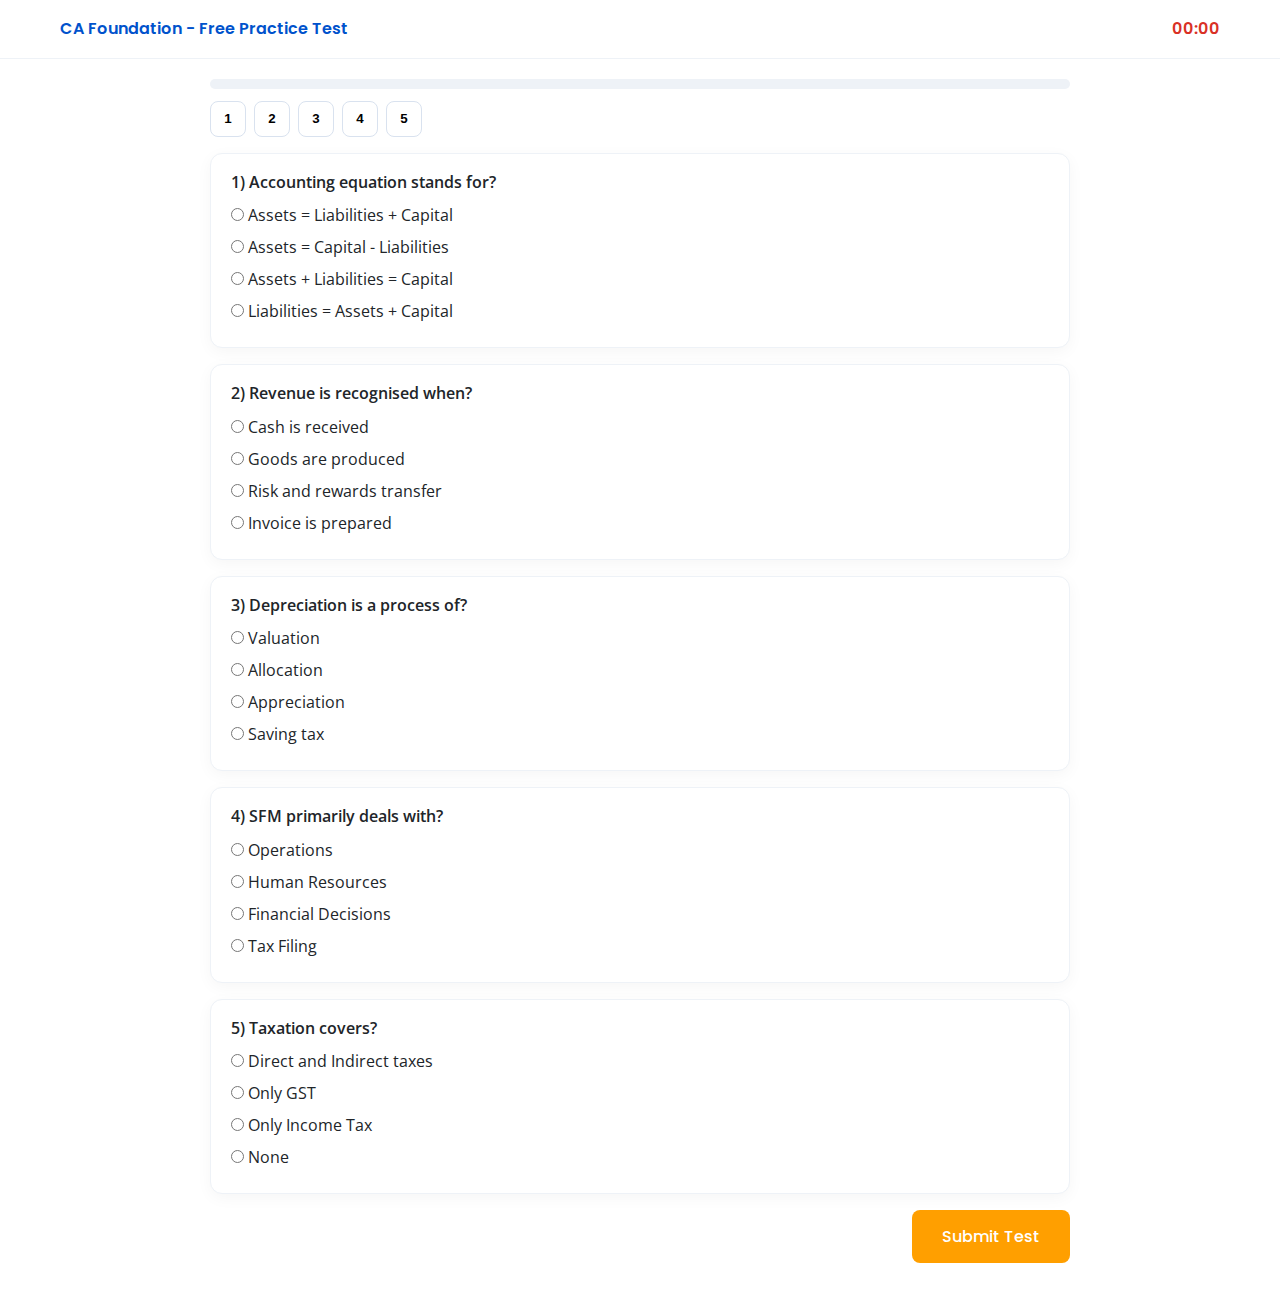
<file: test.html>
<!DOCTYPE html>
<html lang="en">
<head>
  <meta charset="UTF-8">
  <meta name="viewport" content="width=device-width, initial-scale=1.0">
  <title>Free Test - CA-GyanSagar</title>
  <link href="https://fonts.googleapis.com/css2?family=Poppins:wght@300;400;500;600;700&family=Open+Sans:wght@300;400;500;600;700&display=swap" rel="stylesheet">
  <link rel="stylesheet" href="https://cdnjs.cloudflare.com/ajax/libs/font-awesome/6.0.0/css/all.min.css">
  <link rel="stylesheet" href="styles.css">
  <style>
    .test-header { position: sticky; top: 0; z-index: 10; background:#fff; border-bottom:1px solid #eef2f7; }
    .test-header .container { display:flex; justify-content: space-between; align-items:center; padding: 1rem 20px; }
    .test-title { font-family:'Poppins', sans-serif; color: var(--primary-color); font-weight:600; }
    .timer { font-family: 'Poppins', sans-serif; font-weight:600; color:#d93025; }
    .test-wrap { max-width: 900px; margin: 20px auto; padding: 0 20px; }
    .question { background:#fff; border:1px solid #eef2f7; border-radius:12px; padding:1rem 1.25rem; box-shadow: 0 4px 16px rgba(0,0,0,.04); }
    .question + .question { margin-top: 1rem; }
    .q-title { font-weight:600; margin-bottom: .5rem; }
    .options { list-style:none; padding-left:0; }
    .options li { margin:.4rem 0; }
    .submit-bar { display:flex; justify-content: flex-end; gap:.75rem; margin: 1rem 0 2rem; }
    .progress { height: 10px; background:#eef2f7; border-radius:999px; overflow:hidden; margin: 12px 0; }
    .progress > span { display:block; height:100%; background: linear-gradient(90deg, #2ecc71, #27ae60); width:0%; transition: width .2s ease; }
    .nav-strip { display:flex; flex-wrap: wrap; gap: .5rem; margin: .5rem 0 1rem; }
    .nav-strip .qbtn { width:36px; height:36px; border-radius:8px; border:1px solid #d9e2ef; background:#fff; cursor:pointer; font-weight:600; }
    .qbtn.answered { background:#e9f9ee; border-color:#27ae60; color:#1e8449; }

    /* Result Modal */
    .result-modal { display:none; position: fixed; z-index: 4000; left:0; top:0; right:0; bottom:0; background: rgba(0,0,0,.5); }
    .result-box { background:#fff; width: 90%; max-width: 520px; margin: 10% auto; border-radius:16px; box-shadow:0 10px 30px rgba(0,0,0,.2); overflow:hidden; }
    .result-header { padding: 1rem 1.25rem; border-bottom:1px solid #eef2f7; font-family:'Poppins', sans-serif; font-weight:600; color: var(--primary-color); }
    .result-body { padding: 1.25rem; }
    .result-actions { display:flex; justify-content:flex-end; gap:.75rem; padding: 0 1.25rem 1.25rem; }
  </style>
</head>
<body>
  <div class="test-header">
    <div class="container">
      <div class="test-title" id="testTitle">Free Test</div>
      <div class="timer" id="timer">00:00</div>
    </div>
  </div>

  <div class="test-wrap">
    <div class="progress"><span id="progressBar"></span></div>
    <div class="nav-strip" id="qNav"></div>
    <div id="questions"></div>
    <div class="submit-bar">
      <button class="btn btn-outline" id="saveBtn">Save</button>
      <button class="btn btn-primary" id="submitBtn">Submit Test</button>
    </div>
  </div>

  <!-- Hidden Netlify form for attempt submission -->
  <form name="test-attempts" method="POST" data-netlify="true" data-netlify-honeypot="bot-field" style="display:none">
    <input type="hidden" name="form-name" value="test-attempts">
    <input type="text" name="bot-field">
    <input type="text" name="level">
    <input type="text" name="type">
    <input type="text" name="score">
    <input type="text" name="total">
    <input type="text" name="timestamp">
    <input type="text" name="answers">
  </form>

  <div class="result-modal" id="resultModal">
    <div class="result-box">
      <div class="result-header">Test Result</div>
      <div class="result-body">
        <div id="scoreText">You scored 0/0</div>
      </div>
      <div class="result-actions">
        <a href="index.html" class="btn btn-outline">Go Back Home</a>
        <button id="solutionsBtn" class="btn btn-primary">View Solutions</button>
      </div>
    </div>
  </div>

  <script>
    const params = new URLSearchParams(window.location.search);
    const level = (params.get('level') || 'foundation').toLowerCase();
    const type = (params.get('type') || 'free').toLowerCase();

    const LEVEL_META = {
      foundation: { title: 'CA Foundation - Free Practice Test', duration: 30 },
      intermediate: { title: 'CA Intermediate - Free Practice Test', duration: 45 },
      final: { title: 'CA Final - Free Practice Test', duration: 60 }
    };

    const meta = LEVEL_META[level] || LEVEL_META.foundation;
    document.getElementById('testTitle').textContent = meta.title;

    // Sample questions (minimal demo dataset)
    const QUESTIONS = [
      { q: '1) Accounting equation stands for?', subject: 'Accounting', options: ['Assets = Liabilities + Capital', 'Assets = Capital - Liabilities', 'Assets + Liabilities = Capital', 'Liabilities = Assets + Capital'], ans: 0, expl: 'Basic accounting equation: Assets = Liabilities + Equity (Capital).' },
      { q: '2) Revenue is recognised when?', subject: 'Accounting', options: ['Cash is received', 'Goods are produced', 'Risk and rewards transfer', 'Invoice is prepared'], ans: 2, expl: 'Under accrual, revenue is recognised when significant risks and rewards are transferred.' },
      { q: '3) Depreciation is a process of?', subject: 'Accounting', options: ['Valuation', 'Allocation', 'Appreciation', 'Saving tax'], ans: 1, expl: 'It is systematic allocation of depreciable amount over useful life.' },
      { q: '4) SFM primarily deals with?', subject: 'SFM', options: ['Operations', 'Human Resources', 'Financial Decisions', 'Tax Filing'], ans: 2, expl: 'Strategic Financial Management concerns long-term financial decisions and value maximisation.' },
      { q: '5) Taxation covers?', subject: 'Tax', options: ['Direct and Indirect taxes', 'Only GST', 'Only Income Tax', 'None'], ans: 0, expl: 'Syllabus spans both Direct (Income Tax) and Indirect (GST) taxes.' }
    ];

    // LocalStorage keys
    const ATTEMPT_KEY = `attempt_${level}_${type}`;
    const ATTEMPTS_LIST_KEY = 'attempts_list';

    // Render questions with possible resume
    const container = document.getElementById('questions');
    let saved = null;
    try { saved = JSON.parse(localStorage.getItem(ATTEMPT_KEY) || 'null'); } catch (e) { saved = null; }

    QUESTIONS.forEach((item, idx) => {
      const qEl = document.createElement('div');
      qEl.className = 'question';
      const savedVal = saved && saved.answers ? saved.answers[idx] : null;
      qEl.innerHTML = `
        <div class="q-title">${item.q}</div>
        <ul class="options">
          ${item.options.map((opt, oi) => `
            <li>
              <label>
                <input type="radio" name="q${idx}" value="${oi}" ${savedVal === oi ? 'checked' : ''}> ${opt}
              </label>
            </li>
          `).join('')}
        </ul>
      `;
      container.appendChild(qEl);
    });

    // Build navigator
    const nav = document.getElementById('qNav');
    QUESTIONS.forEach((_, idx) => {
      const btn = document.createElement('button');
      btn.type = 'button';
      btn.className = 'qbtn';
      btn.textContent = idx+1;
      btn.addEventListener('click', () => {
        const target = container.children[idx];
        if (target) target.scrollIntoView({ behavior: 'smooth', block: 'start' });
      });
      nav.appendChild(btn);
    });

    // Timer
    let remaining = meta.duration * 60; // seconds
    if (saved && typeof saved.remaining === 'number') remaining = saved.remaining;
    const timerEl = document.getElementById('timer');
    let interval = setInterval(() => {
      remaining--;
      const m = String(Math.floor(remaining / 60)).padStart(2, '0');
      const s = String(remaining % 60).padStart(2, '0');
      timerEl.textContent = `${m}:${s}`;
      persistProgress();
      if (remaining <= 0) {
        clearInterval(interval);
        evaluateAndShow();
      }
    }, 1000);

    document.getElementById('submitBtn').addEventListener('click', () => {
      clearInterval(interval);
      evaluateAndShow();
    });

    document.getElementById('saveBtn').addEventListener('click', () => {
      persistProgress(true);
      alert('Progress saved. You can resume later from this device.');
    });

    function evaluateAndShow() {
      let score = 0;
      const answers = [];
      QUESTIONS.forEach((item, idx) => {
        const checked = document.querySelector(`input[name="q${idx}"]:checked`);
        const val = checked ? Number(checked.value) : null;
        answers.push(val);
        if (val === item.ans) score++;
      });
      document.getElementById('scoreText').textContent = `You scored ${score}/${QUESTIONS.length}`;
      document.getElementById('resultModal').style.display = 'block';

      // Save attempt final
      const attempt = {
        level,
        type,
        timestamp: new Date().toISOString(),
        score,
        total: QUESTIONS.length,
        answers,
        remaining: 0,
        questions: QUESTIONS
      };
      localStorage.setItem(ATTEMPT_KEY, JSON.stringify(attempt));
      // Append to attempts list
      let list = [];
      try { list = JSON.parse(localStorage.getItem(ATTEMPTS_LIST_KEY) || '[]'); } catch (e) { list = []; }
      list.push(attempt);
      localStorage.setItem(ATTEMPTS_LIST_KEY, JSON.stringify(list));

      // Submit to Netlify Forms (no redirect)
      try {
        const data = new FormData();
        data.append('form-name', 'test-attempts');
        data.append('level', level);
        data.append('type', type);
        data.append('score', String(score));
        data.append('total', String(QUESTIONS.length));
        data.append('timestamp', attempt.timestamp);
        data.append('answers', JSON.stringify(answers));
        fetch('/', { method: 'POST', body: data });
      } catch (e) {}
    }

    document.getElementById('solutionsBtn').addEventListener('click', () => {
      window.location.href = `solutions.html?level=${encodeURIComponent(level)}&type=${encodeURIComponent(type)}`;
    });

    // Autosave on change
    container.addEventListener('change', () => {
      persistProgress();
    });

    function persistProgress(force=false) {
      const answers = [];
      QUESTIONS.forEach((item, idx) => {
        const checked = document.querySelector(`input[name="q${idx}"]:checked`);
        answers.push(checked ? Number(checked.value) : null);
      });
      const snapshot = {
        level,
        type,
        remaining,
        answers,
        questions: QUESTIONS,
        timestamp: new Date().toISOString(),
        status: 'in_progress'
      };
      try { localStorage.setItem(ATTEMPT_KEY, JSON.stringify(snapshot)); } catch (e) {}

      // Update progress bar and navigator
      const answered = answers.filter(v => v !== null).length;
      const pct = Math.round((answered / QUESTIONS.length) * 100);
      const bar = document.getElementById('progressBar');
      if (bar) bar.style.width = pct + '%';
      const navBtns = document.querySelectorAll('.qbtn');
      navBtns.forEach((b, i) => {
        if (answers[i] !== null) b.classList.add('answered'); else b.classList.remove('answered');
      });
    }

    // If there was saved progress, offer resume notice
    if (saved && saved.status === 'in_progress') {
      if (confirm('Resume your last saved test?')) {
        // already applied via rendering and remaining time
      } else {
        localStorage.removeItem(ATTEMPT_KEY);
      }
    }
  </script>
</body>
</html>
</file>
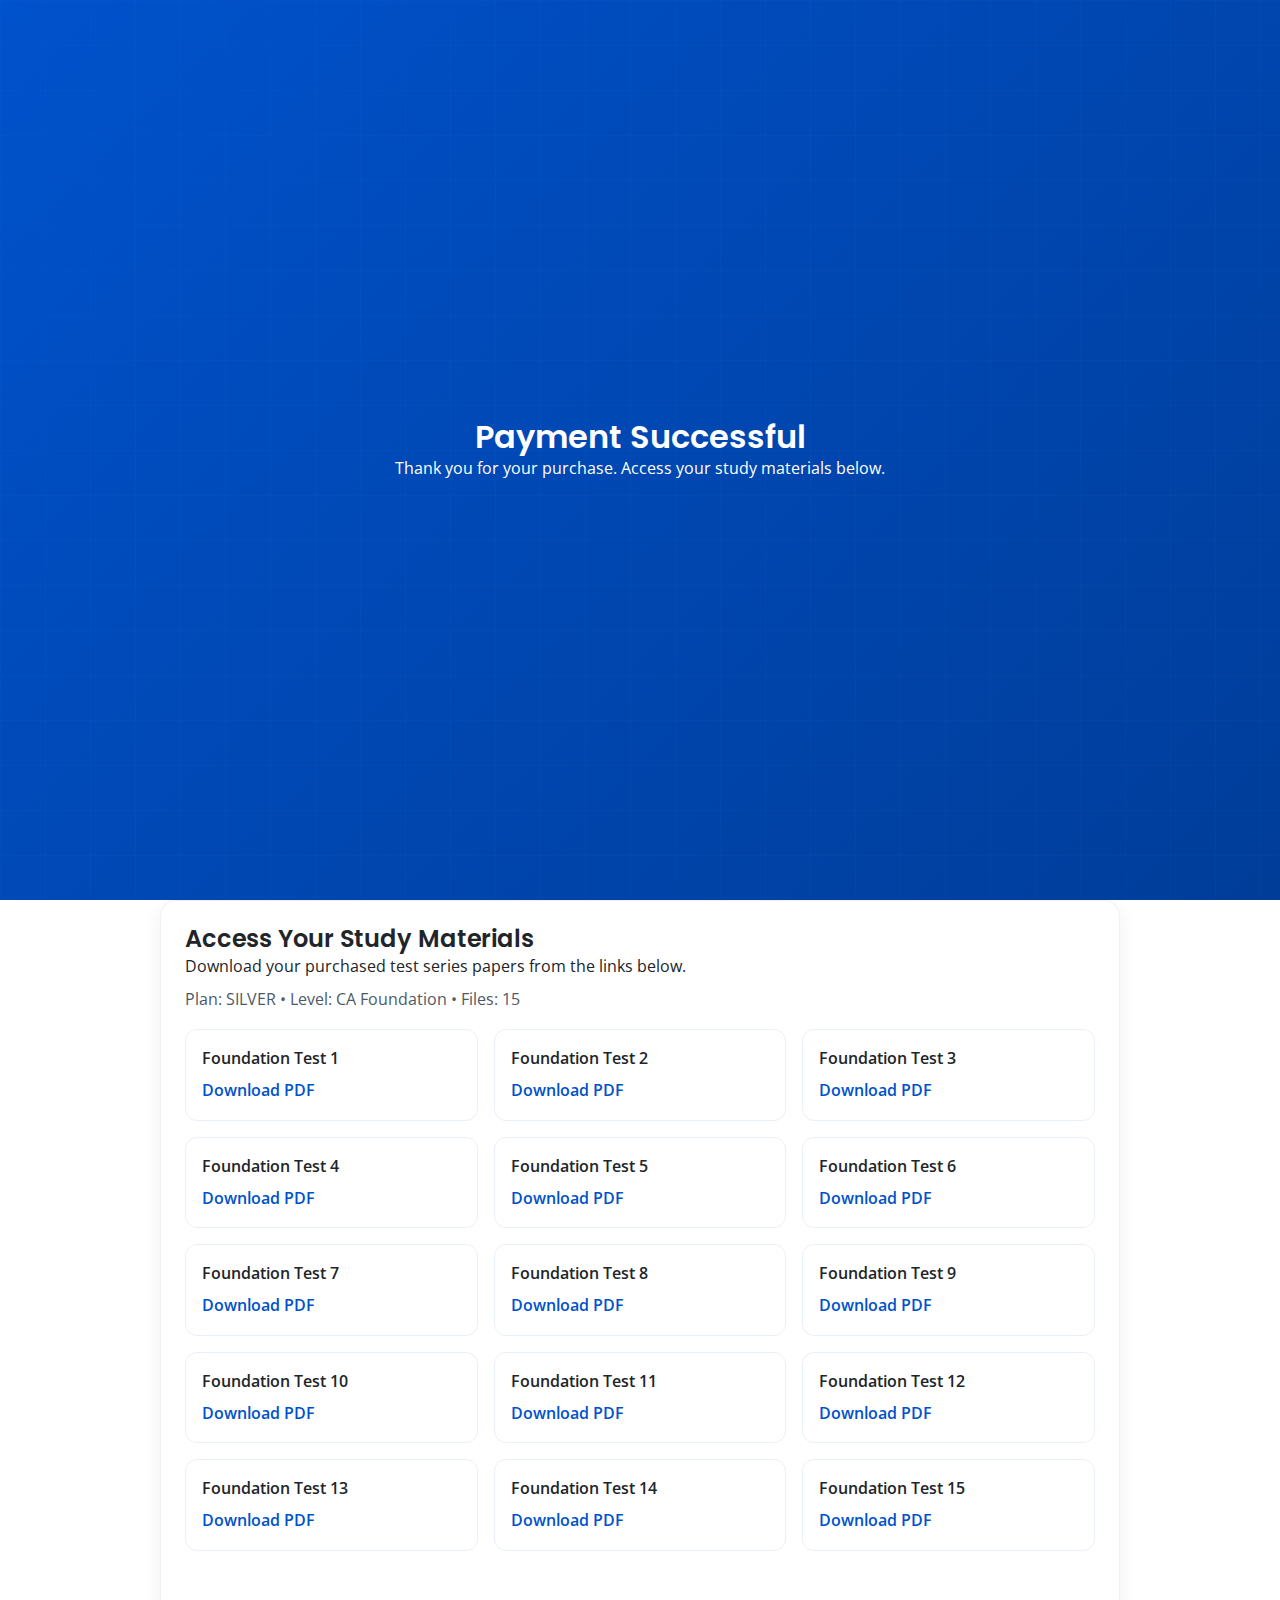
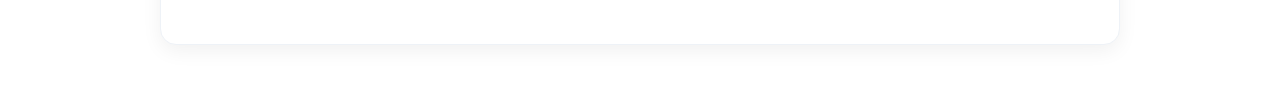
<file: thankyou.html>
<!DOCTYPE html>
<html lang="en">
<head>
  <meta charset="UTF-8">
  <meta name="viewport" content="width=device-width, initial-scale=1.0">
  <title>Thank You - Access Your Materials</title>
  <link href="https://fonts.googleapis.com/css2?family=Poppins:wght@300;400;500;600;700&family=Open+Sans:wght@300;400;500;600;700&display=swap" rel="stylesheet">
  <link rel="stylesheet" href="styles.css">
  <style>
    .wrap { max-width: 1000px; margin: 40px auto; padding: 0 20px; }
    .hero { background: linear-gradient(135deg, var(--primary-color) 0%, #003d99 100%); color:#fff; padding: 80px 0; text-align:center; }
    .materials { background:#fff; border:1px solid #eef2f7; border-radius:16px; box-shadow:0 6px 20px rgba(0,0,0,.06); padding:1.5rem; margin-top:-40px; }
    .grid { display:grid; grid-template-columns: repeat(auto-fit, minmax(260px, 1fr)); gap:1rem; }
    .item { border:1px solid #eaf0f7; border-radius:12px; padding:1rem; background:#fff; }
    .item a { text-decoration:none; color: var(--primary-color); font-weight:600; }
  </style>
</head>
<body>
  <div class="hero">
    <div class="container">
      <h1>Payment Successful</h1>
      <p>Thank you for your purchase. Access your study materials below.</p>
    </div>
  </div>

  <div class="wrap">
    <div class="materials">
      <h2>Access Your Study Materials</h2>
      <p>Download your purchased test series papers from the links below.</p>
      <div id="meta" style="margin:.5rem 0 1rem; color:#4d5966"></div>
      <div class="grid" id="downloads"></div>
      <div style="margin-top:1rem"><a href="my-downloads.html" class="btn btn-outline">Go to My Downloads</a></div>
    </div>
  </div>

  <script>
    const params = new URLSearchParams(window.location.search);
    const plan = (params.get('plan') || 'silver').toLowerCase();
    const level = (params.get('level') || 'foundation').toLowerCase();

    const FILES = {
      foundation: {
        silver: Array.from({length: 15}, (_,i) => ({ name: `Foundation Test ${i+1}`, id: `FOUND_SILVER_${i+1}`})),
        gold: Array.from({length: 30}, (_,i) => ({ name: `Foundation Test ${i+1}`, id: `FOUND_GOLD_${i+1}`}))
      },
      intermediate: {
        silver: Array.from({length: 15}, (_,i) => ({ name: `Intermediate Test ${i+1}`, id: `INTER_SILVER_${i+1}`})),
        gold: Array.from({length: 30}, (_,i) => ({ name: `Intermediate Test ${i+1}`, id: `INTER_GOLD_${i+1}`}))
      },
      final: {
        silver: Array.from({length: 15}, (_,i) => ({ name: `Final Test ${i+1}`, id: `FINAL_SILVER_${i+1}`})),
        gold: Array.from({length: 30}, (_,i) => ({ name: `Final Test ${i+1}`, id: `FINAL_GOLD_${i+1}`}))
      }
    };

    const items = (FILES[level] && FILES[level][plan]) || [];
    document.getElementById('meta').textContent = `Plan: ${plan.toUpperCase()} • Level: CA ${level.charAt(0).toUpperCase()+level.slice(1)} • Files: ${items.length}`;

    const list = document.getElementById('downloads');
    items.forEach(file => {
      const a = document.createElement('a');
      a.href = `https://drive.google.com/uc?export=download&id=${file.id}`;
      a.target = '_blank';
      a.rel = 'noopener';
      a.textContent = 'Download PDF';
      const card = document.createElement('div');
      card.className = 'item';
      card.innerHTML = `<div style="margin-bottom:.4rem; font-weight:600;">${file.name}</div>`;
      card.appendChild(a);
      list.appendChild(card);
    });
  </script>
</body>
</html>
</file>
<file: styles.css>
/* Reset and Base Styles */
* {
    margin: 0;
    padding: 0;
    box-sizing: border-box;
}

:root {
    --primary-color: #0052cc;
    --secondary-color: #ff9f00;
    --background-color: #f8f9fa;
    --text-dark: #212529;
    --text-white: #ffffff;
    --shadow: 0 2px 10px rgba(0, 0, 0, 0.1);
    --border-radius: 8px;
    --transition: all 0.3s ease;
}

body {
    font-family: 'Open Sans', sans-serif;
    line-height: 1.6;
    color: var(--text-dark);
    overflow-x: hidden;
}

.container {
    max-width: 1200px;
    margin: 0 auto;
    padding: 0 20px;
}

/* Typography */
h1, h2, h3, h4, h5, h6 {
    font-family: 'Poppins', sans-serif;
    font-weight: 600;
    line-height: 1.2;
}

.section-title {
    font-size: 2.5rem;
    text-align: center;
    margin-bottom: 3rem;
    color: var(--text-dark);
}

/* Buttons */
.btn {
    display: inline-block;
    padding: 12px 30px;
    border: none;
    border-radius: var(--border-radius);
    font-family: 'Poppins', sans-serif;
    font-weight: 500;
    text-decoration: none;
    cursor: pointer;
    transition: var(--transition);
    font-size: 1rem;
}

.btn-primary {
    background-color: var(--secondary-color);
    color: var(--text-white);
}

.btn-primary:hover {
    background-color: #e68900;
    transform: translateY(-2px);
}

.btn-outline {
    background-color: transparent;
    color: var(--text-white);
    border: 2px solid var(--text-white);
}

.btn-outline:hover {
    background-color: var(--text-white);
    color: var(--primary-color);
}

.btn-large {
    padding: 15px 40px;
    font-size: 1.1rem;
}

/* Navigation */
.navbar {
    position: fixed;
    top: 0;
    width: 100%;
    background-color: var(--text-white);
    box-shadow: var(--shadow);
    z-index: 1000;
    transition: var(--transition);
}

.nav-container {
    display: flex;
    justify-content: space-between;
    align-items: center;
    padding: 1rem 2rem;
    max-width: 1200px;
    margin: 0 auto;
}

.nav-logo h2 {
    color: var(--primary-color);
    font-size: 1.8rem;
    font-weight: 700;
}

.nav-menu {
    display: flex;
    gap: 2rem;
}

.nav-link {
    text-decoration: none;
    color: var(--text-dark);
    font-weight: 500;
    transition: var(--transition);
    position: relative;
}

.nav-link:hover {
    color: var(--primary-color);
}

.nav-link::after {
    content: '';
    position: absolute;
    bottom: -5px;
    left: 0;
    width: 0;
    height: 2px;
    background-color: var(--primary-color);
    transition: var(--transition);
}

.nav-link:hover::after {
    width: 100%;
}

.nav-actions {
    display: flex;
    align-items: center;
    gap: 1rem;
}

.language-switcher select {
    padding: 8px 12px;
    border: 1px solid #ddd;
    border-radius: var(--border-radius);
    background-color: var(--text-white);
    font-size: 0.9rem;
    cursor: pointer;
}

.login-btn {
    background-color: var(--primary-color);
    color: var(--text-white);
    border: none;
    padding: 10px 20px;
    border-radius: var(--border-radius);
    font-weight: 500;
    cursor: pointer;
    transition: var(--transition);
}

.login-btn:hover {
    background-color: #003d99;
}

.hamburger {
    display: none;
    flex-direction: column;
    cursor: pointer;
}

.hamburger span {
    width: 25px;
    height: 3px;
    background-color: var(--text-dark);
    margin: 3px 0;
    transition: var(--transition);
}

/* Hero Section */
.hero {
    background: linear-gradient(135deg, var(--primary-color) 0%, #003d99 100%);
    min-height: 100vh;
    display: flex;
    align-items: center;
    justify-content: center;
    text-align: center;
    color: var(--text-white);
    position: relative;
    overflow: hidden;
}

.hero::before {
    content: '';
    position: absolute;
    top: 0;
    left: 0;
    right: 0;
    bottom: 0;
    background: url('data:image/svg+xml,<svg xmlns="http://www.w3.org/2000/svg" viewBox="0 0 1000 1000"><defs><pattern id="grid" width="50" height="50" patternUnits="userSpaceOnUse"><path d="M 50 0 L 0 0 0 50" fill="none" stroke="rgba(255,255,255,0.1)" stroke-width="1"/></pattern></defs><rect width="100%" height="100%" fill="url(%23grid)"/></svg>');
    opacity: 0.3;
}

.hero-content {
    position: relative;
    z-index: 2;
    max-width: 800px;
    padding: 0 20px;
}

.hero-title {
    font-size: 3.5rem;
    margin-bottom: 1.5rem;
    font-weight: 700;
}

.hero-subtitle {
    font-size: 1.3rem;
    margin-bottom: 2.5rem;
    opacity: 0.9;
    line-height: 1.6;
}

.hero-buttons {
    display: flex;
    gap: 1.5rem;
    justify-content: center;
    flex-wrap: wrap;
}

/* Services Section */
.services {
    padding: 5rem 0;
    background-color: var(--background-color);
}

.services-grid {
    display: grid;
    grid-template-columns: repeat(auto-fit, minmax(280px, 1fr));
    gap: 2rem;
    margin-top: 3rem;
}

.service-card {
    background-color: var(--text-white);
    padding: 2.5rem 2rem;
    border-radius: var(--border-radius);
    text-align: center;
    box-shadow: var(--shadow);
    transition: var(--transition);
}

.service-card:hover {
    transform: translateY(-10px);
    box-shadow: 0 10px 30px rgba(0, 0, 0, 0.15);
}

.service-icon {
    width: 80px;
    height: 80px;
    background-color: var(--primary-color);
    border-radius: 50%;
    display: flex;
    align-items: center;
    justify-content: center;
    margin: 0 auto 1.5rem;
}

.service-icon i {
    font-size: 2rem;
    color: var(--text-white);
}

.service-card h3 {
    font-size: 1.5rem;
    margin-bottom: 1rem;
    color: var(--text-dark);
}

.service-card p {
    color: #666;
    line-height: 1.6;
}

/* Features Section */
.features {
    padding: 5rem 0;
    background-color: var(--text-white);
}

/* Pricing Section */
.pricing {
    padding: 5rem 0;
    background-color: var(--background-color);
}

.coupon-banner {
    display: flex;
    align-items: center;
    justify-content: center;
    gap: .75rem;
    background: #fff;
    border: 1px dashed #d9e2ef;
    padding: .75rem 1rem;
    border-radius: 999px;
    width: fit-content;
    margin: 0 auto 1.5rem;
}

.coupon-banner .label { color:#4d5966; }
.coupon-banner .code { font-weight:700; font-family:'Poppins', sans-serif; color: var(--primary-color); }
.coupon-banner .copy-coupon { padding: 8px 14px; }

.pricing-tabs {
    display: flex;
    justify-content: center;
    gap: 1rem;
    margin: 2rem 0 2.5rem;
    flex-wrap: wrap;
}

.pricing-tab {
    padding: 10px 18px;
    border-radius: 999px;
    border: 1px solid #d9e2ef;
    background: #fff;
    color: var(--text-dark);
    cursor: pointer;
    font-family: 'Poppins', sans-serif;
    transition: var(--transition);
}

.pricing-tab.active {
    background: var(--primary-color);
    color: #fff;
    border-color: var(--primary-color);
}

.pricing-panels {
    margin-top: 1rem;
}

.pricing-panel { display: none; }
.pricing-panel.active { display: block; }

.pricing-grid {
    display: grid;
    grid-template-columns: repeat(auto-fit, minmax(260px, 1fr));
    gap: 1.5rem;
    margin-top: 1.5rem;
}

.pricing-card {
    background: #fff;
    border-radius: 16px;
    padding: 2rem;
    box-shadow: 0 4px 20px rgba(0,0,0,0.06);
    border: 1px solid #eef2f7;
    position: relative;
}

.pricing-card.highlight {
    border-color: var(--secondary-color);
    box-shadow: 0 8px 28px rgba(255, 159, 0, 0.25);
}

.pricing-card .badge {
    position: absolute;
    top: -12px;
    right: 20px;
    background: var(--secondary-color);
    color: #fff;
    padding: 6px 12px;
    border-radius: 999px;
    font-size: 0.8rem;
    box-shadow: 0 4px 10px rgba(0,0,0,0.1);
}

.pricing-card h3 {
    margin-bottom: 0.75rem;
}

.price {
    margin: 0.25rem 0 1rem;
}

.price .current {
    font-size: 1.8rem;
    font-weight: 700;
    color: var(--primary-color);
    margin-right: 8px;
}

.price .original {
    font-size: 1rem;
    color: #9aa5b1;
    text-decoration: line-through;
}

.features {
    list-style: none;
    padding-left: 0;
}

.features li {
    margin: 0.5rem 0;
    color: #4d5966;
}

/* Outline button on light backgrounds */
.pricing .btn-outline {
    color: var(--primary-color);
    border-color: var(--primary-color);
}

.pricing .btn-outline:hover {
    background: var(--primary-color);
    color: #fff;
}

.features-grid {
    display: grid;
    grid-template-columns: repeat(auto-fit, minmax(250px, 1fr));
    gap: 2rem;
    margin-top: 3rem;
}

.feature-item {
    text-align: center;
    padding: 2rem 1rem;
}

.feature-icon {
    width: 70px;
    height: 70px;
    background-color: var(--secondary-color);
    border-radius: 50%;
    display: flex;
    align-items: center;
    justify-content: center;
    margin: 0 auto 1.5rem;
}

.feature-icon i {
    font-size: 1.8rem;
    color: var(--text-white);
}

.feature-item h3 {
    font-size: 1.3rem;
    margin-bottom: 1rem;
    color: var(--text-dark);
}

.feature-item p {
    color: #666;
    line-height: 1.6;
}

/* Testimonials Section */
.testimonials {
    padding: 5rem 0;
    background-color: var(--background-color);
}

/* Free Tests Section */
.free-tests {
    padding: 5rem 0;
    background: #ffffff;
}

.section-subtitle {
    text-align: center;
    max-width: 820px;
    margin: -2rem auto 2rem;
    color: #666;
}

.test-cards {
    display: grid;
    grid-template-columns: repeat(auto-fit, minmax(280px, 1fr));
    gap: 1.5rem;
}

.test-card {
    background: #fff;
    border-radius: 16px;
    border: 1px solid #e5f0ff;
    box-shadow: 0 6px 20px rgba(0, 82, 204, 0.06);
    overflow: hidden;
    display: flex;
    flex-direction: column;
}

.test-card-header {
    background: linear-gradient(135deg, #e6f0ff, #f5fbff);
    padding: 1rem 1.5rem;
}

.test-card-header h3 { color: var(--primary-color); }

.test-card-body { padding: 1.25rem 1.5rem; }
.test-card-body p { color: #2a6f37; font-weight: 600; }
.test-card-body ul { margin-top: .75rem; padding-left: 1.2rem; color:#4d5966; }
.test-card-body li { margin: .4rem 0; }

.test-card-footer { padding: 1rem 1.5rem; border-top: 1px solid #eef2f7; display:flex; justify-content:flex-end; }

.coupon-banner-horizontal {
    margin-top: 2rem;
    background: linear-gradient(90deg, #0052cc, #4e8cff);
    border-radius: 16px;
    padding: 1rem;
    color: #fff;
}

.coupon-content { display:flex; align-items:center; gap:1rem; justify-content: space-between; }
.coupon-icon { font-size: 1.8rem; }
.coupon-text h4 { margin: 0; }
.coupon-code { background: rgba(255,255,255,0.2); padding: 2px 8px; border-radius: 6px; }
.copy-coupon-btn { border-color: #fff; color:#fff; }
.copy-coupon-btn:hover { background:#fff; color: var(--primary-color); }

.testimonial-slider {
    position: relative;
    max-width: 800px;
    margin: 0 auto;
}

.testimonial-slide {
    display: none;
    text-align: center;
    padding: 2rem;
}

.testimonial-slide.active {
    display: block;
}

.testimonial-content {
    background-color: var(--text-white);
    padding: 3rem;
    border-radius: var(--border-radius);
    box-shadow: var(--shadow);
}

.testimonial-text p {
    font-size: 1.2rem;
    font-style: italic;
    color: var(--text-dark);
    margin-bottom: 2rem;
    line-height: 1.6;
}

.testimonial-author h4 {
    color: var(--primary-color);
    font-size: 1.2rem;
    margin-bottom: 0.5rem;
}

.testimonial-author span {
    color: #666;
    font-size: 0.9rem;
}

.testimonial-dots {
    text-align: center;
    margin-top: 2rem;
}

.dot {
    height: 12px;
    width: 12px;
    margin: 0 5px;
    background-color: #bbb;
    border-radius: 50%;
    display: inline-block;
    cursor: pointer;
    transition: var(--transition);
}

.dot.active,
.dot:hover {
    background-color: var(--primary-color);
}

/* CTA Section */
.cta {
    padding: 5rem 0;
    background: linear-gradient(135deg, var(--primary-color) 0%, #003d99 100%);
    text-align: center;
    color: var(--text-white);
}

.cta-content h2 {
    font-size: 2.5rem;
    margin-bottom: 2rem;
}

/* Footer */
.footer {
    background-color: var(--text-dark);
    color: var(--text-white);
    padding: 3rem 0 1rem;
}

.footer-content {
    display: grid;
    grid-template-columns: repeat(auto-fit, minmax(250px, 1fr));
    gap: 2rem;
    margin-bottom: 2rem;
}

.footer-column h3,
.footer-column h4 {
    margin-bottom: 1.5rem;
    color: var(--text-white);
}

.footer-column p {
    color: #ccc;
    line-height: 1.6;
    margin-bottom: 1rem;
}

.footer-column ul {
    list-style: none;
}

.footer-column ul li {
    margin-bottom: 0.5rem;
}

.footer-column ul li a {
    color: #ccc;
    text-decoration: none;
    transition: var(--transition);
}

.footer-column ul li a:hover {
    color: var(--secondary-color);
}

.contact-info p {
    display: flex;
    align-items: center;
    margin-bottom: 1rem;
}

.contact-info i {
    margin-right: 10px;
    color: var(--secondary-color);
    width: 20px;
}

.newsletter-form {
    display: flex;
    flex-direction: column;
    gap: 1rem;
}

.newsletter-form input {
    padding: 12px;
    border: 1px solid #555;
    border-radius: var(--border-radius);
    background-color: #333;
    color: var(--text-white);
    font-size: 1rem;
}

.newsletter-form input::placeholder {
    color: #999;
}

.newsletter-form button {
    background-color: var(--secondary-color);
    color: var(--text-white);
    border: none;
    padding: 12px;
    border-radius: var(--border-radius);
    cursor: pointer;
    font-weight: 500;
    transition: var(--transition);
}

.newsletter-form button:hover {
    background-color: #e68900;
}

.footer-bottom {
    text-align: center;
    padding-top: 2rem;
    border-top: 1px solid #555;
    color: #999;
}

/* Modal Styles */
.modal {
    display: none;
    position: fixed;
    z-index: 2000;
    left: 0;
    top: 0;
    width: 100%;
    height: 100%;
    background-color: rgba(0, 0, 0, 0.5);
    animation: fadeIn 0.3s ease;
}

.modal-content {
    background-color: var(--text-white);
    margin: 5% auto;
    padding: 0;
    border-radius: var(--border-radius);
    width: 90%;
    max-width: 500px;
    animation: slideIn 0.3s ease;
}

.modal-header {
    display: flex;
    justify-content: space-between;
    align-items: center;
    padding: 1.5rem 2rem;
    border-bottom: 1px solid #eee;
}

.modal-header h2 {
    color: var(--primary-color);
    margin: 0;
}

.close {
    color: #aaa;
    font-size: 28px;
    font-weight: bold;
    cursor: pointer;
    transition: var(--transition);
}

.close:hover {
    color: var(--text-dark);
}

.modal-body {
    padding: 2rem;
}

.tab-container {
    width: 100%;
}

.tab-buttons {
    display: flex;
    margin-bottom: 2rem;
    border-bottom: 1px solid #eee;
}

.tab-btn {
    flex: 1;
    padding: 1rem;
    background: none;
    border: none;
    cursor: pointer;
    font-size: 1rem;
    font-weight: 500;
    color: #666;
    transition: var(--transition);
    border-bottom: 2px solid transparent;
}

.tab-btn.active {
    color: var(--primary-color);
    border-bottom-color: var(--primary-color);
}

.tab-content {
    display: none;
}

.tab-content.active {
    display: block;
}

.auth-form {
    display: flex;
    flex-direction: column;
    gap: 1.5rem;
}

.form-group {
    display: flex;
    flex-direction: column;
}

.form-group label {
    margin-bottom: 0.5rem;
    font-weight: 500;
    color: var(--text-dark);
}

.form-group input {
    padding: 12px;
    border: 1px solid #ddd;
    border-radius: var(--border-radius);
    font-size: 1rem;
    transition: var(--transition);
}

.form-group input:focus {
    outline: none;
    border-color: var(--primary-color);
    box-shadow: 0 0 0 2px rgba(0, 82, 204, 0.1);
}

/* Animations */
@keyframes fadeIn {
    from { opacity: 0; }
    to { opacity: 1; }
}

@keyframes slideIn {
    from { transform: translateY(-50px); opacity: 0; }
    to { transform: translateY(0); opacity: 1; }
}

/* Responsive Design */
@media (max-width: 768px) {
    .nav-menu {
        position: fixed;
        left: -100%;
        top: 70px;
        flex-direction: column;
        background-color: var(--text-white);
        width: 100%;
        text-align: center;
        transition: 0.3s;
        box-shadow: var(--shadow);
        padding: 2rem 0;
    }

    .nav-menu.active {
        left: 0;
    }

    .hamburger {
        display: flex;
    }

    .hamburger.active span:nth-child(1) {
        transform: rotate(-45deg) translate(-5px, 6px);
    }

    .hamburger.active span:nth-child(2) {
        opacity: 0;
    }

    .hamburger.active span:nth-child(3) {
        transform: rotate(45deg) translate(-5px, -6px);
    }

    .hero-title {
        font-size: 2.5rem;
    }

    .hero-subtitle {
        font-size: 1.1rem;
    }

    .hero-buttons {
        flex-direction: column;
        align-items: center;
    }

    .section-title {
        font-size: 2rem;
    }

    .services-grid,
    .features-grid,
    .pricing-grid {
        grid-template-columns: 1fr;
    }

    .testimonial-content {
        padding: 2rem 1rem;
    }

    .cta-content h2 {
        font-size: 2rem;
    }

    .footer-content {
        grid-template-columns: 1fr;
        text-align: center;
    }

    .modal-content {
        margin: 10% auto;
        width: 95%;
    }

    .modal-header,
    .modal-body {
        padding: 1rem;
    }
}

@media (max-width: 480px) {
    .nav-container {
        padding: 1rem;
    }

    .hero-title {
        font-size: 2rem;
    }

    .hero-subtitle {
        font-size: 1rem;
    }

    .section-title {
        font-size: 1.8rem;
    }

    .service-card,
    .feature-item {
        padding: 1.5rem 1rem;
    }

    .testimonial-content {
        padding: 1.5rem 1rem;
    }

    .cta-content h2 {
        font-size: 1.8rem;
    }
}

/* Smooth scrolling */
html {
    scroll-behavior: smooth;
}

/* Loading animation for better UX */
.loading {
    opacity: 0;
    animation: fadeIn 0.5s ease forwards;
}

/* Focus styles for accessibility */
.btn:focus,
.nav-link:focus,
input:focus,
select:focus {
    outline: 2px solid var(--primary-color);
    outline-offset: 2px;
}

/* High contrast mode support */
@media (prefers-contrast: high) {
    :root {
        --primary-color: #0000ff;
        --secondary-color: #ff6600;
        --text-dark: #000000;
    }
}

/* Reduced motion support */
@media (prefers-reduced-motion: reduce) {
    * {
        animation-duration: 0.01ms !important;
        animation-iteration-count: 1 !important;
        transition-duration: 0.01ms !important;
    }
}
</file>
